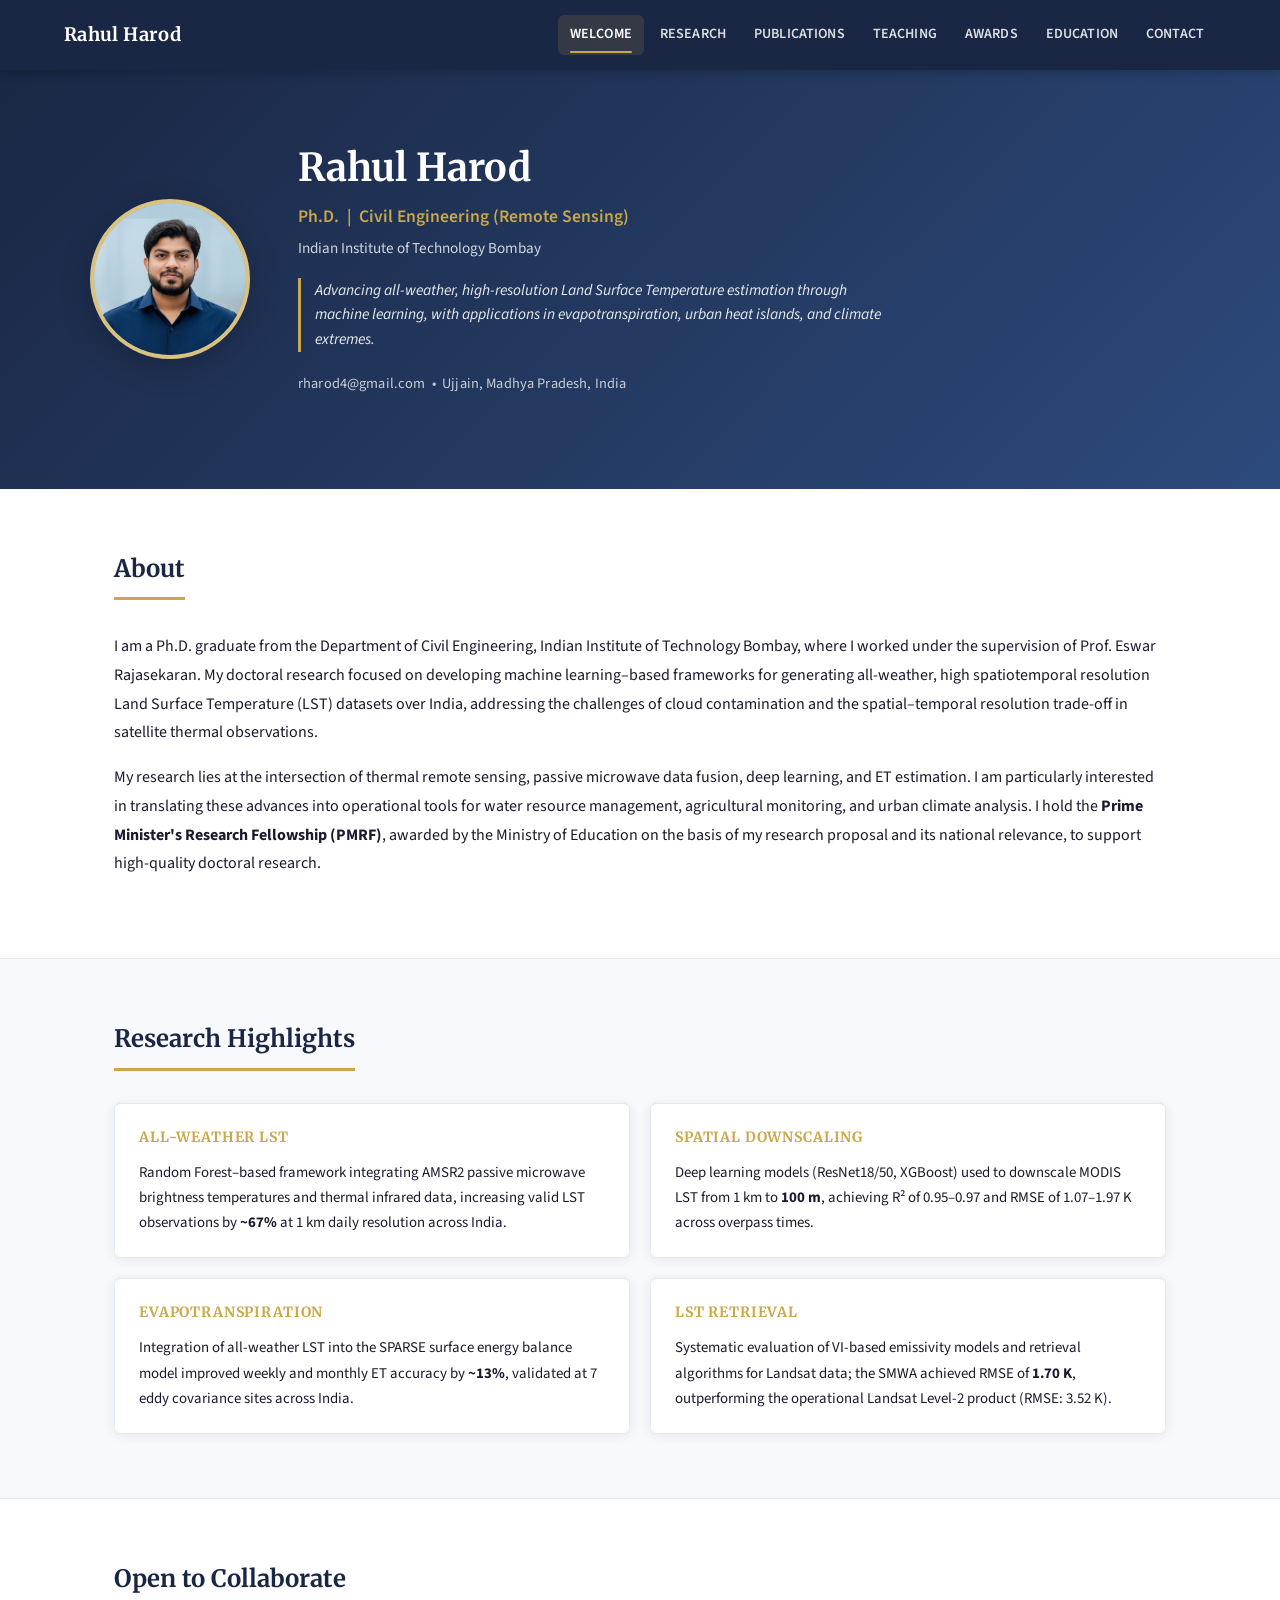
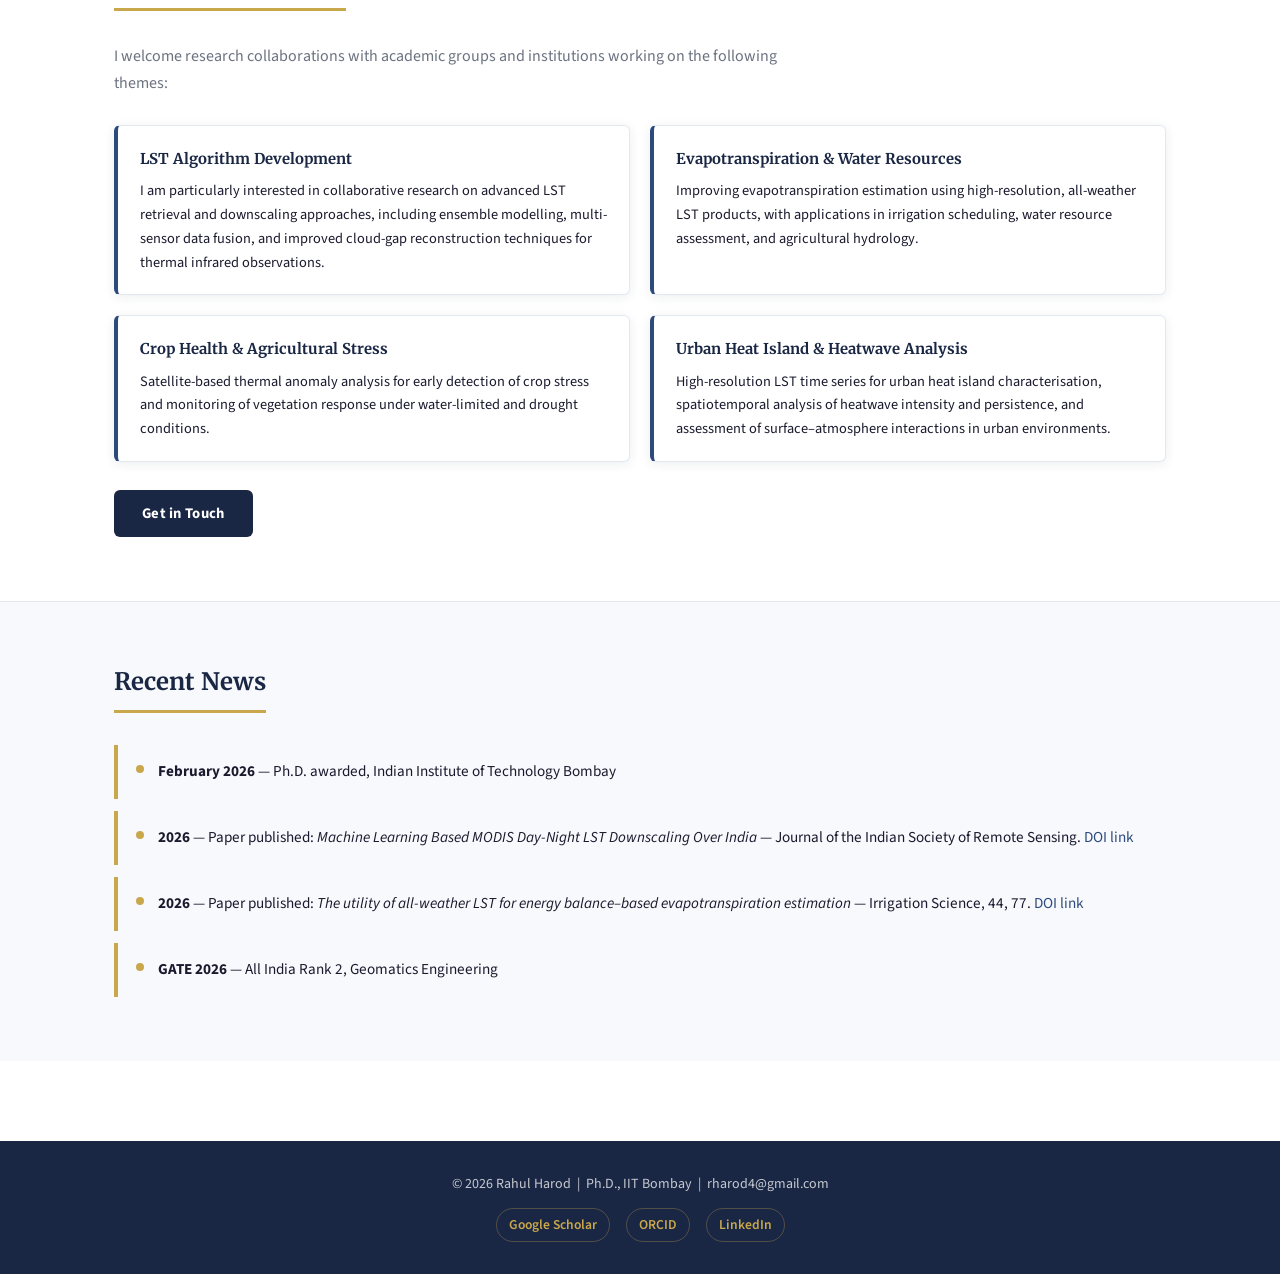
<file: index.html>
<!DOCTYPE html>
<html lang="en">
<head>
  <meta charset="UTF-8">
  <meta name="viewport" content="width=device-width, initial-scale=1.0">
  <title>Rahul Harod | Ph.D. Remote Sensing | IIT Bombay</title>
  <meta name="description" content="Dr. Rahul Harod — Ph.D. in Civil Engineering (Remote Sensing) from IIT Bombay. PMRF Awardee. Research on Land Surface Temperature, machine learning, evapotranspiration, and urban heat islands. GATE 2026 AIR 2.">
  <meta name="keywords" content="Rahul Harod, IIT Bombay, Remote Sensing, Land Surface Temperature, LST, Machine Learning, PMRF, Civil Engineering, PhD, GATE 2026, Evapotranspiration, Urban Heat Island">
  <meta name="author" content="Rahul Harod">
  <meta name="robots" content="index, follow">
  <meta name="google-site-verification" content="dfa1ee83c233fa1b">
  <link rel="canonical" href="https://rahul-harod.github.io/Portfolio/">

  <!-- Favicon -->
  <link rel="icon" type="image/svg+xml" href="favicon.svg">

  <!-- Open Graph (for sharing on LinkedIn, WhatsApp etc.) -->
  <meta property="og:type" content="profile">
  <meta property="og:site_name" content="Rahul Harod">
  <meta property="og:title" content="Rahul Harod | Ph.D. Remote Sensing | IIT Bombay">
  <meta property="og:description" content="Ph.D. graduate from IIT Bombay. PMRF Awardee. Research on all-weather Land Surface Temperature, machine learning, and environmental remote sensing.">
  <meta property="og:url" content="https://rahul-harod.github.io/Portfolio/">
  <meta property="og:image" content="https://rahul-harod.github.io/Portfolio/Rahul.jpeg">
  <meta property="profile:first_name" content="Rahul">
  <meta property="profile:last_name" content="Harod">

  <!-- JSON-LD Structured Data (tells Google who this person is) -->
  <script type="application/ld+json">
  {
    "@context": "https://schema.org",
    "@type": "WebSite",
    "name": "Rahul Harod",
    "url": "https://rahul-harod.github.io/Portfolio/"
  }
  </script>
  <script type="application/ld+json">
  {
    "@context": "https://schema.org",
    "@type": "Person",
    "name": "Rahul Harod",
    "givenName": "Rahul",
    "familyName": "Harod",
    "url": "https://rahul-harod.github.io/Portfolio/",
    "image": "https://rahul-harod.github.io/Portfolio/Rahul.jpeg",
    "email": "rharod4@gmail.com",

    "address": {
      "@type": "PostalAddress",
      "addressLocality": "Ujjain",
      "addressRegion": "Madhya Pradesh",
      "addressCountry": "IN"
    },
    "jobTitle": "Research Scientist",
    "worksFor": {
      "@type": "Organization",
      "name": "Sagri Co. Ltd."
    },
    "alumniOf": {
      "@type": "CollegeOrUniversity",
      "name": "Indian Institute of Technology Bombay",
      "url": "https://www.iitb.ac.in"
    },
    "hasCredential": {
      "@type": "EducationalOccupationalCredential",
      "credentialCategory": "PhD",
      "name": "Doctor of Philosophy — Civil Engineering (Remote Sensing)",
      "recognizedBy": {
        "@type": "CollegeOrUniversity",
        "name": "Indian Institute of Technology Bombay"
      }
    },
    "knowsAbout": [
      "Land Surface Temperature",
      "Remote Sensing",
      "Machine Learning",
      "Evapotranspiration",
      "Urban Heat Island",
      "Thermal Infrared",
      "Passive Microwave",
      "Google Earth Engine",
      "Civil Engineering"
    ],
    "sameAs": [
      "https://scholar.google.com/citations?user=Qqw7c_wAAAAJ&hl=en",
      "https://orcid.org/0009-0002-3526-6725",
      "http://www.linkedin.com/in/rahul-harod-670a47169"
    ]
  }
  </script>

  <link rel="preconnect" href="https://fonts.googleapis.com">
  <link rel="preconnect" href="https://fonts.gstatic.com" crossorigin>
  <link href="https://fonts.googleapis.com/css2?family=Merriweather:ital,wght@0,400;0,700;1,400&family=Source+Sans+Pro:wght@400;600;700&display=swap" rel="stylesheet">
  <link rel="stylesheet" href="css/style.css">
</head>
<body>

  <!-- NAVBAR -->
  <nav class="navbar">
    <div class="nav-container">
      <a href="index.html" class="nav-logo">Rahul Harod</a>
      <button class="nav-toggle" aria-label="Toggle navigation" aria-expanded="false">
        <span></span><span></span><span></span>
      </button>
      <div class="nav-links">
        <a href="index.html">Welcome</a>
        <a href="research.html">Research</a>
        <a href="publications.html">Publications</a>
        <a href="teaching.html">Teaching</a>
        <a href="awards.html">Awards</a>
        <a href="education.html">Education</a>
        <a href="contact.html">Contact</a>
      </div>
    </div>
  </nav>

  <!-- HERO -->
  <section class="hero">
    <div class="hero-inner">
      <div class="hero-photo">
        <div class="photo-circle">
          <img src="Rahul_new.jpeg" alt="Rahul Harod">
        </div>
      </div>
      <div class="hero-content">
        <h1>Rahul Harod</h1>
        <p class="hero-designation">Ph.D. &nbsp;|&nbsp; Civil Engineering (Remote Sensing)</p>
        <p class="hero-institution">Indian Institute of Technology Bombay</p>
        <p class="hero-tagline">Advancing all-weather, high-resolution Land Surface Temperature estimation through machine learning, with applications in evapotranspiration, urban heat islands, and climate extremes.</p>
        <p class="hero-contact-line">rharod4@gmail.com &nbsp;&bull;&nbsp; Ujjain, Madhya Pradesh, India</p>
        <!-- <div class="social-badges">
          <a href="https://scholar.google.com/citations?user=Qqw7c_wAAAAJ&hl=en" target="_blank" rel="noopener" class="badge">Google Scholar</a>
          <a href="https://orcid.org/0009-0002-3526-6725" target="_blank" rel="noopener" class="badge">ORCID</a>
          <a href="http://www.linkedin.com/in/rahul-harod-670a47169" target="_blank" rel="noopener" class="badge">LinkedIn</a>
        </div> -->
      </div>
    </div>
  </section>

  <main>

    <!-- QUICK STATS (hidden — uncomment to restore)
    <section class="section" style="background: var(--light-bg); padding: 48px 0;">
      <div class="container">
        <div class="stats-grid">
          <div class="stat-card">
            <div class="stat-icon-text">6</div>
            <div class="stat-label-main">Journal Papers</div>
            <div class="stat-sub">SCI / Scopus indexed</div>
          </div>
          <div class="stat-card">
            <div class="stat-icon-text">4+</div>
            <div class="stat-label-main">International Conferences</div>
            <div class="stat-sub">Including ESA, IEEE, IUGG</div>
          </div>
          <div class="stat-card">
            <div class="stat-icon-text">PMRF</div>
            <div class="stat-label-main">Prime Minister's Research Fellow</div>
            <div class="stat-sub">Ministry of Education, GoI — Cycle 9</div>
          </div>
          <div class="stat-card">
            <div class="stat-icon-text">AIR 2</div>
            <div class="stat-label-main">GATE 2026</div>
            <div class="stat-sub">Geomatics Engineering</div>
          </div>
        </div>
      </div>
    </section>
    -->

    <!-- ABOUT -->
    <section class="section">
      <div class="container">
        <h2 class="section-title">About</h2>
        <div class="about-text">
          <p>I am a Ph.D. graduate from the Department of Civil Engineering, Indian Institute of Technology Bombay, where I worked under the supervision of Prof. Eswar Rajasekaran. My doctoral research focused on developing machine learning–based frameworks for generating all-weather, high spatiotemporal resolution Land Surface Temperature (LST) datasets over India, addressing the challenges of cloud contamination and the spatial–temporal resolution trade-off in satellite thermal observations.</p>
          <p>My research lies at the intersection of thermal remote sensing, passive microwave data fusion, deep learning, and ET estimation. I am particularly interested in translating these advances into operational tools for water resource management, agricultural monitoring, and urban climate analysis. I hold the <strong>Prime Minister's Research Fellowship (PMRF)</strong>, awarded by the Ministry of Education on the basis of my research proposal and its national relevance, to support high-quality doctoral research.</p>
        </div>
      </div>
    </section>

    <!-- RESEARCH HIGHLIGHTS -->
    <section class="section" style="background: var(--light-bg);">
      <div class="container">
        <h2 class="section-title">Research Highlights</h2>
        <div class="highlights-grid">
          <div class="highlight-card">
            <div class="highlight-label">All-Weather LST</div>
            <p>Random Forest–based framework integrating AMSR2 passive microwave brightness temperatures and thermal infrared data, increasing valid LST observations by <strong>~67%</strong> at 1 km daily resolution across India.</p>
          </div>

          <div class="highlight-card">
            <div class="highlight-label">Spatial Downscaling</div>
            <p>Deep learning models (ResNet18/50, XGBoost) used to downscale MODIS LST from 1 km to <strong>100 m</strong>, achieving R² of 0.95–0.97 and RMSE of 1.07–1.97 K across overpass times.</p>
          </div>

          <div class="highlight-card">
            <div class="highlight-label">Evapotranspiration</div>
            <p>Integration of all-weather LST into the SPARSE surface energy balance model improved weekly and monthly ET accuracy by <strong>~13%</strong>, validated at 7 eddy covariance sites across India.</p>
          </div>

          <div class="highlight-card">
            <div class="highlight-label">LST Retrieval</div>
            <p>Systematic evaluation of VI-based emissivity models and retrieval algorithms for Landsat data; the SMWA achieved RMSE of <strong>1.70 K</strong>, outperforming the operational Landsat Level-2 product (RMSE: 3.52 K).</p>
          </div>
        </div>
      </div>
    </section>

    <!-- OPEN TO COLLABORATE -->
    <section class="section">
      <div class="container">
        <h2 class="section-title">Open to Collaborate</h2>
        <p style="font-size: 1rem; color: var(--text-muted); margin-bottom: 28px; max-width: 700px;">I welcome research collaborations with academic groups and institutions working on the following themes:</p>
        <div class="collab-grid">
          <div class="collab-item">
            <div class="collab-title">LST Algorithm Development</div>
            <p>I am particularly interested in collaborative research on advanced LST retrieval and downscaling approaches, including ensemble modelling, multi-sensor data fusion, and improved cloud-gap reconstruction techniques for thermal infrared observations.</p>
          </div>

          <div class="collab-item">
            <div class="collab-title">Evapotranspiration &amp; Water Resources</div>
            <p>Improving evapotranspiration estimation using high-resolution, all-weather LST products, with applications in irrigation scheduling, water resource assessment, and agricultural hydrology.</p>
          </div>

          <div class="collab-item">
            <div class="collab-title">Crop Health &amp; Agricultural Stress</div>
            <p>Satellite-based thermal anomaly analysis for early detection of crop stress and monitoring of vegetation response under water-limited and drought conditions.</p>
          </div>

          <div class="collab-item">
            <div class="collab-title">Urban Heat Island &amp; Heatwave Analysis</div>
            <p>High-resolution LST time series for urban heat island characterisation, spatiotemporal analysis of heatwave intensity and persistence, and assessment of surface–atmosphere interactions in urban environments.</p>
          </div>
        </div>
        <div style="margin-top: 28px;">
          <a href="contact.html" class="cta-btn">Get in Touch</a>
        </div>
      </div>
    </section>

    <!-- ANNOUNCEMENTS -->
    <section class="section" style="background: var(--light-bg);">
      <div class="container">
        <h2 class="section-title">Recent News</h2>
        <div class="notifications-list">
          <div class="notification-item">
            <div class="notif-dot"></div>
            <div><strong>February 2026</strong> — Ph.D. awarded, Indian Institute of Technology Bombay</div>
          </div>
          <div class="notification-item">
            <div class="notif-dot"></div>
            <div><strong>2026</strong> — Paper published: <em>Machine Learning Based MODIS Day-Night LST Downscaling Over India</em> — Journal of the Indian Society of Remote Sensing. <a href="https://doi.org/10.1007/s12524-026-02450-w" target="_blank" rel="noopener">DOI link</a></div>
          </div>
          <div class="notification-item">
            <div class="notif-dot"></div>
            <div><strong>2026</strong> — Paper published: <em>The utility of all-weather LST for energy balance–based evapotranspiration estimation</em> — Irrigation Science, 44, 77. <a href="https://doi.org/10.1007/s00271-026-01119-z" target="_blank" rel="noopener">DOI link</a></div>
          </div>
          <div class="notification-item">
            <div class="notif-dot"></div>
            <div><strong>GATE 2026</strong> — All India Rank 2, Geomatics Engineering</div>
          </div>
        </div>
      </div>
    </section>

  </main>

  <!-- FOOTER -->
  <footer class="footer">
    <p>&#169; 2026 Rahul Harod &nbsp;|&nbsp; Ph.D., IIT Bombay &nbsp;|&nbsp; rharod4@gmail.com</p>
    <div class="footer-links">
      <a href="https://scholar.google.com/citations?user=Qqw7c_wAAAAJ&hl=en" target="_blank" rel="noopener">Google Scholar</a>
      <a href="https://orcid.org/0009-0002-3526-6725" target="_blank" rel="noopener">ORCID</a>
      <a href="http://www.linkedin.com/in/rahul-harod-670a47169" target="_blank" rel="noopener">LinkedIn</a>
    </div>
  </footer>

  <script src="js/main.js"></script>
</body>
</html>
</file>
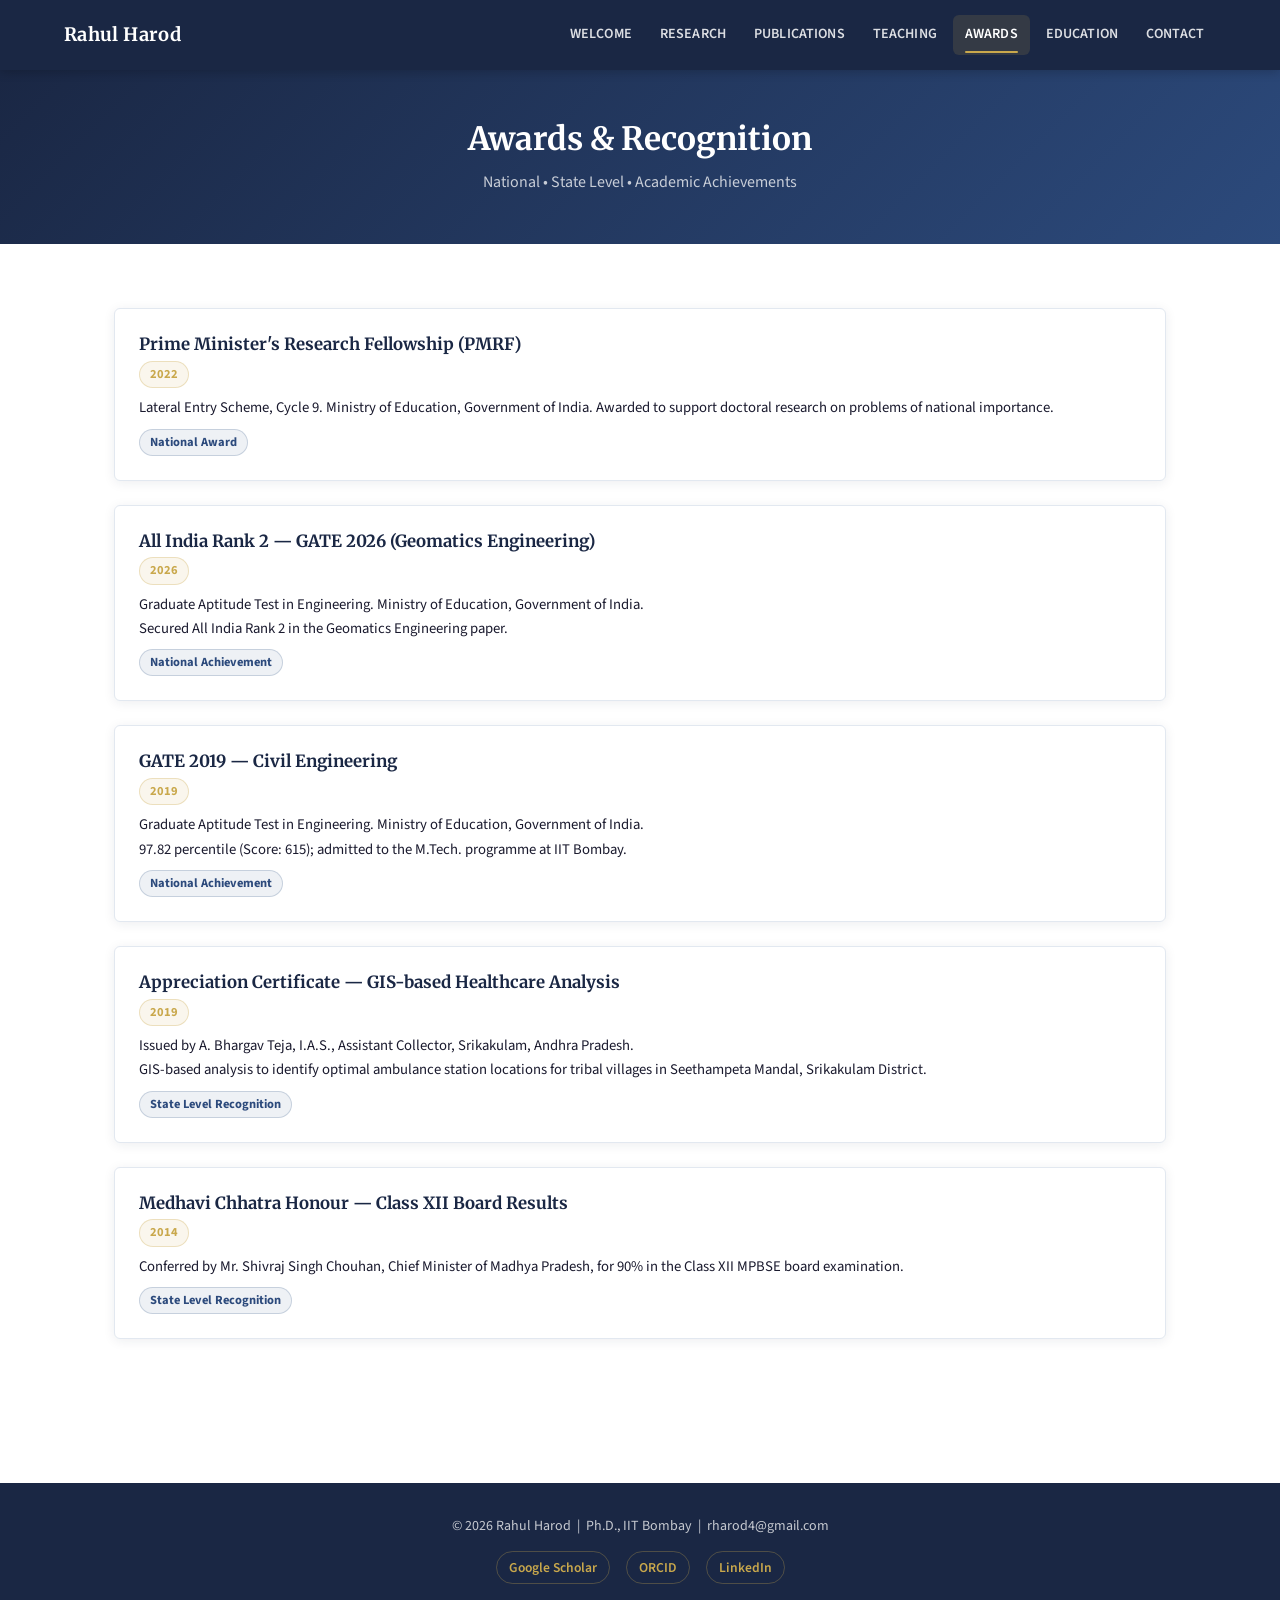
<file: awards.html>
<!DOCTYPE html>
<html lang="en">
<head>
  <meta charset="UTF-8">
  <meta name="viewport" content="width=device-width, initial-scale=1.0">
  <title>Awards — Rahul Harod | IIT Bombay</title>
  <meta name="robots" content="index, follow">
  <link rel="canonical" href="https://rahul-harod.github.io/Portfolio/awards.html">
  <meta name="author" content="Rahul Harod">
  <meta name="description" content="Awards and recognition received by Dr. Rahul Harod including PMRF, GATE AIR 2, and other achievements.">
  <link rel="preconnect" href="https://fonts.googleapis.com">
  <link rel="preconnect" href="https://fonts.gstatic.com" crossorigin>
  <link href="https://fonts.googleapis.com/css2?family=Merriweather:ital,wght@0,400;0,700;1,400&family=Source+Sans+Pro:wght@400;600;700&display=swap" rel="stylesheet">
  <link rel="icon" type="image/svg+xml" href="favicon.svg">
  <link rel="stylesheet" href="css/style.css">
</head>
<body>

  <!-- NAVBAR -->
  <nav class="navbar">
    <div class="nav-container">
      <a href="index.html" class="nav-logo">Rahul Harod</a>
      <button class="nav-toggle" aria-label="Toggle navigation">
        <span></span><span></span><span></span>
      </button>
      <div class="nav-links">
        <a href="index.html">Welcome</a>
        <a href="research.html">Research</a>
        <a href="publications.html">Publications</a>
        <a href="teaching.html">Teaching</a>
        <a href="awards.html">Awards</a>
        <a href="education.html">Education</a>
        <a href="contact.html">Contact</a>
      </div>
    </div>
  </nav>

  <!-- PAGE HEADER -->
  <div class="page-header">
    <h1>Awards &amp; Recognition</h1>
    <p>National &bull; State Level &bull; Academic Achievements</p>
  </div>

  <main>
    <section class="section">
      <div class="container">
        <div class="awards-list">

          <div class="award-card">
            <div class="award-content">
              <h3>Prime Minister's Research Fellowship (PMRF)</h3>
              <span class="award-year">2022</span>
              <div class="award-desc">
                Lateral Entry Scheme, Cycle 9. Ministry of Education, Government of India. Awarded to support doctoral research on problems of national importance.
              </div>
              <span class="award-type">National Award</span>
            </div>
          </div>

          <div class="award-card">
            <div class="award-content">
              <h3>All India Rank 2 — GATE 2026 (Geomatics Engineering)</h3>
              <span class="award-year">2026</span>
              <div class="award-desc">
                Graduate Aptitude Test in Engineering. Ministry of Education, Government of India.<br>
                Secured All India Rank 2 in the Geomatics Engineering paper.
              </div>
              <span class="award-type">National Achievement</span>
            </div>
          </div>

          <div class="award-card">
            <div class="award-content">
              <h3>GATE 2019 — Civil Engineering</h3>
              <span class="award-year">2019</span>
              <div class="award-desc">
                Graduate Aptitude Test in Engineering. Ministry of Education, Government of India.<br>
                97.82 percentile (Score: 615); admitted to the M.Tech. programme at IIT Bombay.
              </div>
              <span class="award-type">National Achievement</span>
            </div>
          </div>

          <div class="award-card">
            <div class="award-content">
              <h3>Appreciation Certificate — GIS-based Healthcare Analysis</h3>
              <span class="award-year">2019</span>
              <div class="award-desc">
                Issued by A. Bhargav Teja, I.A.S., Assistant Collector, Srikakulam, Andhra Pradesh.<br>
                GIS-based analysis to identify optimal ambulance station locations for tribal villages in Seethampeta Mandal, Srikakulam District.
              </div>
              <span class="award-type">State Level Recognition</span>
            </div>
          </div>

          <div class="award-card">
            <div class="award-content">
              <h3>Medhavi Chhatra Honour — Class XII Board Results</h3>
              <span class="award-year">2014</span>
              <div class="award-desc">
                Conferred by Mr. Shivraj Singh Chouhan, Chief Minister of Madhya Pradesh, for 90% in the Class XII MPBSE board examination.
              </div>
              <span class="award-type">State Level Recognition</span>
            </div>
          </div>

        </div>
      </div>
    </section>
  </main>

  <!-- FOOTER -->
  <footer class="footer">
    <p>&#169; 2026 Rahul Harod &nbsp;|&nbsp; Ph.D., IIT Bombay &nbsp;|&nbsp; rharod4@gmail.com</p>
    <div class="footer-links">
      <a href="https://scholar.google.com/citations?user=Qqw7c_wAAAAJ&hl=en" target="_blank" rel="noopener">Google Scholar</a>
      <a href="https://orcid.org/0009-0002-3526-6725" target="_blank" rel="noopener">ORCID</a>
      <a href="http://www.linkedin.com/in/rahul-harod-670a47169" target="_blank" rel="noopener">LinkedIn</a>

    </div>
  </footer>

  <script src="js/main.js"></script>
</body>
</html>
</file>
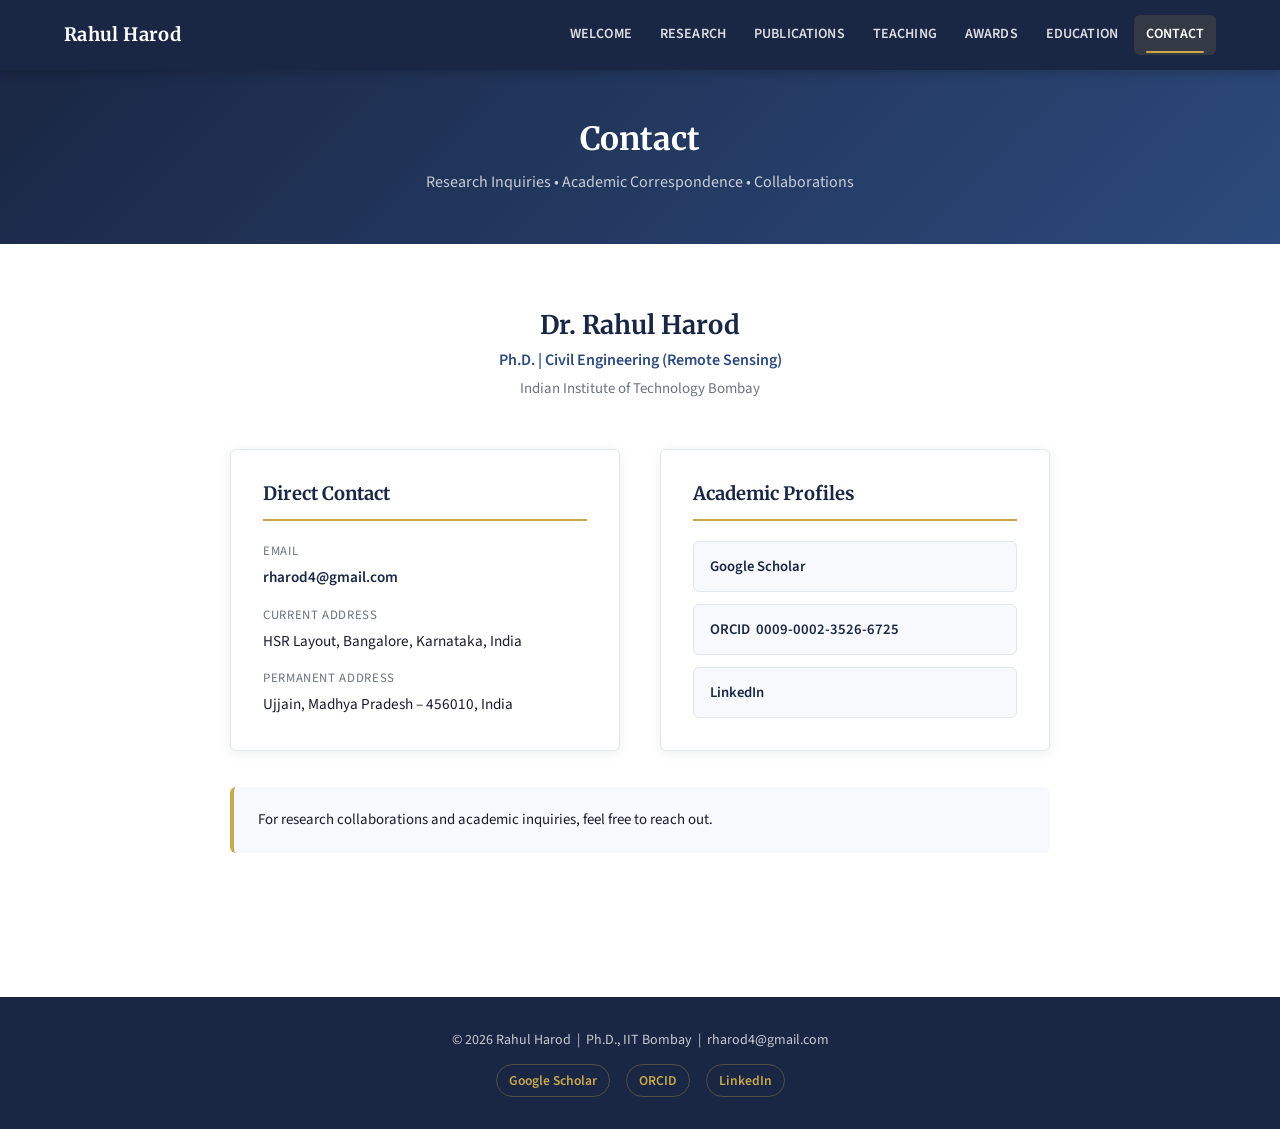
<file: contact.html>
<!DOCTYPE html>
<html lang="en">
<head>
  <meta charset="UTF-8">
  <meta name="viewport" content="width=device-width, initial-scale=1.0">
  <title>Contact — Rahul Harod | IIT Bombay</title>
  <meta name="robots" content="index, follow">
  <link rel="canonical" href="https://rahul-harod.github.io/Portfolio/contact.html">
  <meta name="author" content="Rahul Harod">
  <meta name="description" content="Contact information for Dr. Rahul Harod — email, address, and academic profile links.">
  <link rel="preconnect" href="https://fonts.googleapis.com">
  <link rel="preconnect" href="https://fonts.gstatic.com" crossorigin>
  <link href="https://fonts.googleapis.com/css2?family=Merriweather:ital,wght@0,400;0,700;1,400&family=Source+Sans+Pro:wght@400;600;700&display=swap" rel="stylesheet">
  <link rel="icon" type="image/svg+xml" href="favicon.svg">
  <link rel="stylesheet" href="css/style.css">
</head>
<body>

  <!-- NAVBAR -->
  <nav class="navbar">
    <div class="nav-container">
      <a href="index.html" class="nav-logo">Rahul Harod</a>
      <button class="nav-toggle" aria-label="Toggle navigation">
        <span></span><span></span><span></span>
      </button>
      <div class="nav-links">
        <a href="index.html">Welcome</a>
        <a href="research.html">Research</a>
        <a href="publications.html">Publications</a>
        <a href="teaching.html">Teaching</a>
        <a href="awards.html">Awards</a>
        <a href="education.html">Education</a>
        <a href="contact.html">Contact</a>
      </div>
    </div>
  </nav>

  <!-- PAGE HEADER -->
  <div class="page-header">
    <h1>Contact</h1>
    <p>Research Inquiries &bull; Academic Correspondence &bull; Collaborations</p>
  </div>

  <main>
    <section class="section">
      <div class="container">

        <div style="max-width: 820px; margin: 0 auto;">

          <!-- Identity block -->
          <div style="text-align: center; margin-bottom: 48px;">
            <h2 style="font-size: 1.6rem; color: var(--primary); margin-bottom: 4px;">Dr. Rahul Harod</h2>
            <p style="color: var(--secondary); font-weight: 600; margin-bottom: 2px;">Ph.D. | Civil Engineering (Remote Sensing)</p>
            <p style="color: var(--text-muted); font-size: 0.93rem;">Indian Institute of Technology Bombay</p>
          </div>

          <div class="contact-grid">

            <!-- Direct Contact -->
            <div class="contact-card">
              <h3>Direct Contact</h3>
              <ul class="contact-info-list">
                <li>
                  <div>
                    <div style="font-size:0.8rem; color: var(--text-muted); text-transform:uppercase; letter-spacing:0.05em; margin-bottom:2px;">Email</div>
                    <a href="mailto:rharod4@gmail.com" style="color: var(--primary); font-weight: 600;">rharod4@gmail.com</a>
                  </div>
                </li>

                <li>
                  <div>
                    <div style="font-size:0.8rem; color: var(--text-muted); text-transform:uppercase; letter-spacing:0.05em; margin-bottom:2px;">Current Address</div>
                    <span>HSR Layout, Bangalore, Karnataka, India</span>
                  </div>
                </li>

                <li>
                  <div>
                    <div style="font-size:0.8rem; color: var(--text-muted); text-transform:uppercase; letter-spacing:0.05em; margin-bottom:2px;">Permanent Address</div>
                    <span>Ujjain, Madhya Pradesh – 456010, India</span>
                  </div>
                </li>
              </ul>
            </div>

            <!-- Academic Profiles -->
            <div class="contact-card">
              <h3>Academic Profiles</h3>
              <ul class="contact-links-list">
                <li>
                  <a href="https://scholar.google.com/citations?user=Qqw7c_wAAAAJ&hl=en" target="_blank" rel="noopener">Google Scholar</a>
                </li>
                <li>
                  <a href="https://orcid.org/0009-0002-3526-6725" target="_blank" rel="noopener">ORCID &nbsp;0009-0002-3526-6725</a>
                </li>
                <li>
                  <a href="http://www.linkedin.com/in/rahul-harod-670a47169" target="_blank" rel="noopener">LinkedIn</a>
                </li>
              </ul>
            </div>

          </div>

          <!-- Note -->
          <div style="margin-top: 36px; padding: 20px 24px; background: var(--light-bg); border-radius: var(--radius); border-left: 4px solid var(--accent); font-size: 0.93rem; color: var(--text-dark);">
            For research collaborations and academic inquiries, feel free to reach out.
          </div>

        </div>

      </div>
    </section>
  </main>

  <!-- FOOTER -->
  <footer class="footer">
    <p>&#169; 2026 Rahul Harod &nbsp;|&nbsp; Ph.D., IIT Bombay &nbsp;|&nbsp; rharod4@gmail.com</p>
    <div class="footer-links">
      <a href="https://scholar.google.com/citations?user=Qqw7c_wAAAAJ&hl=en" target="_blank" rel="noopener">Google Scholar</a>
      <a href="https://orcid.org/0009-0002-3526-6725" target="_blank" rel="noopener">ORCID</a>
      <a href="http://www.linkedin.com/in/rahul-harod-670a47169" target="_blank" rel="noopener">LinkedIn</a>
    </div>
  </footer>

  <script src="js/main.js"></script>
</body>
</html>
</file>
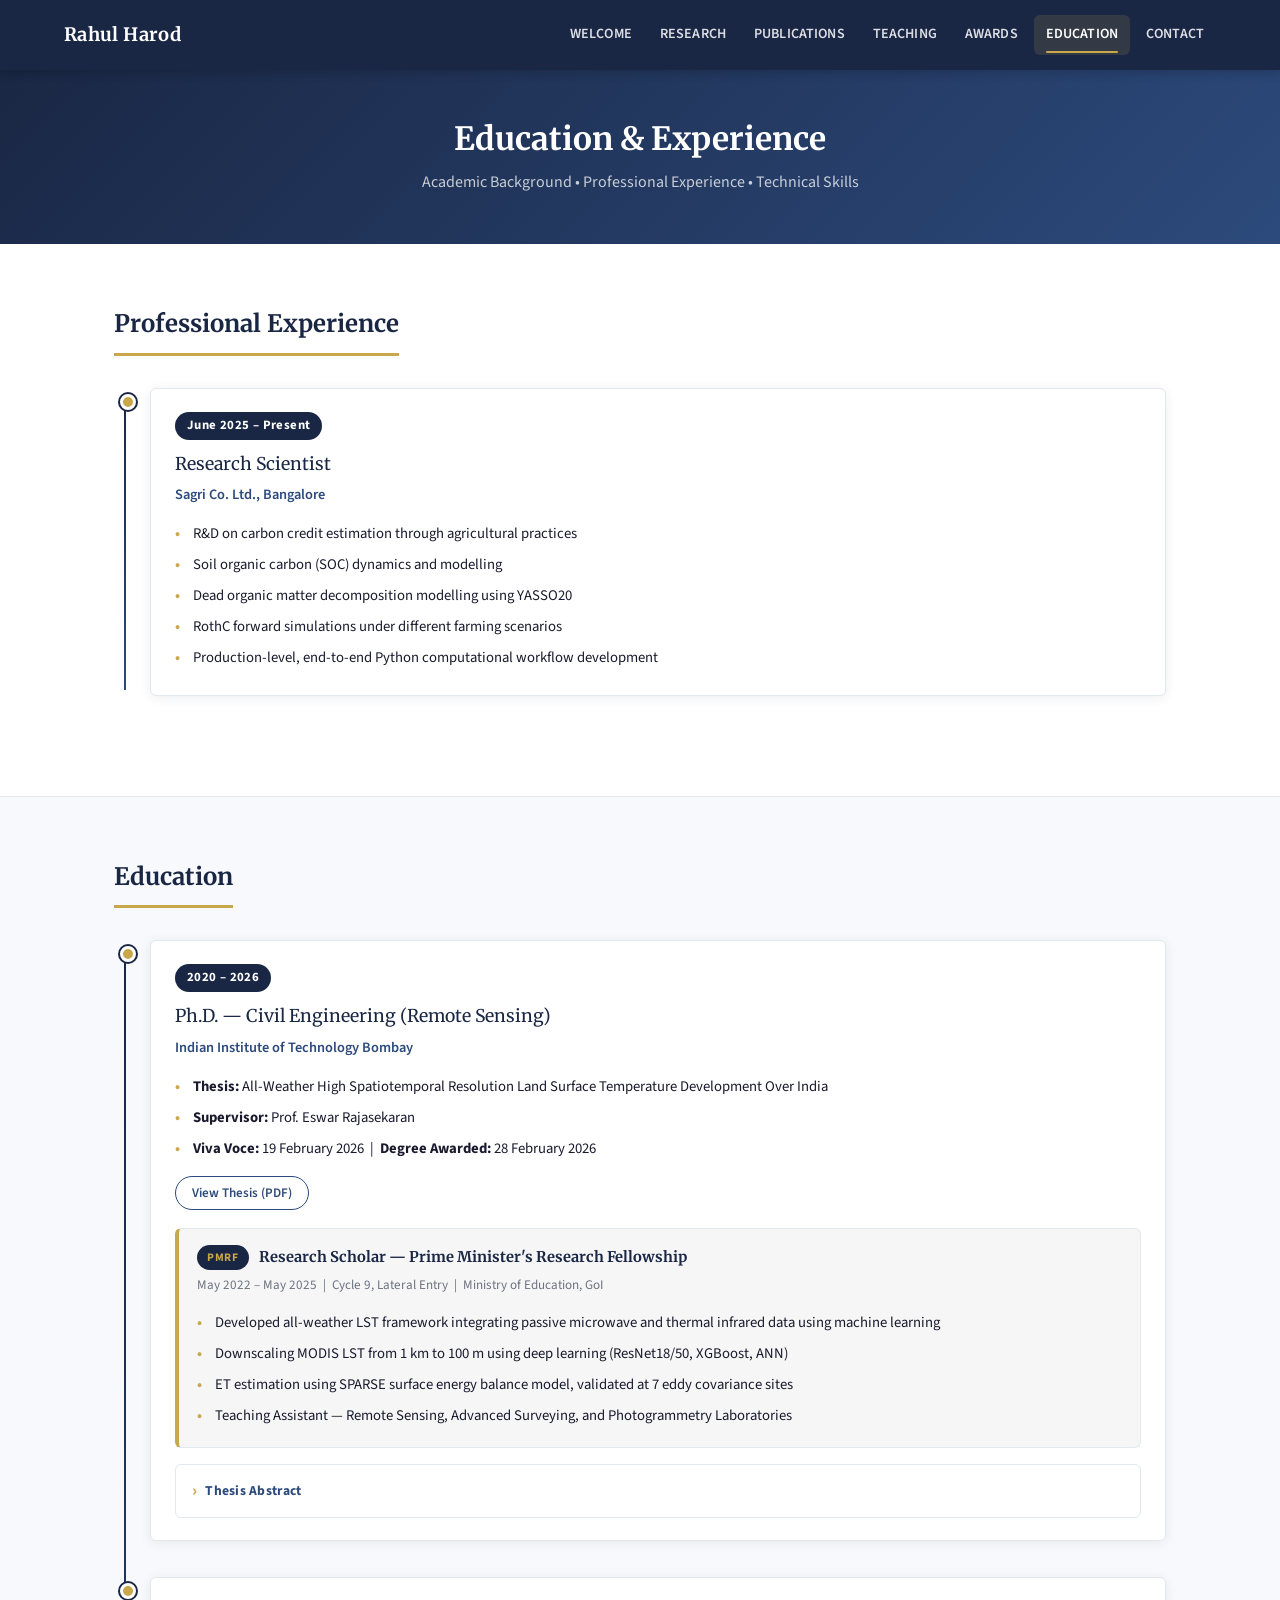
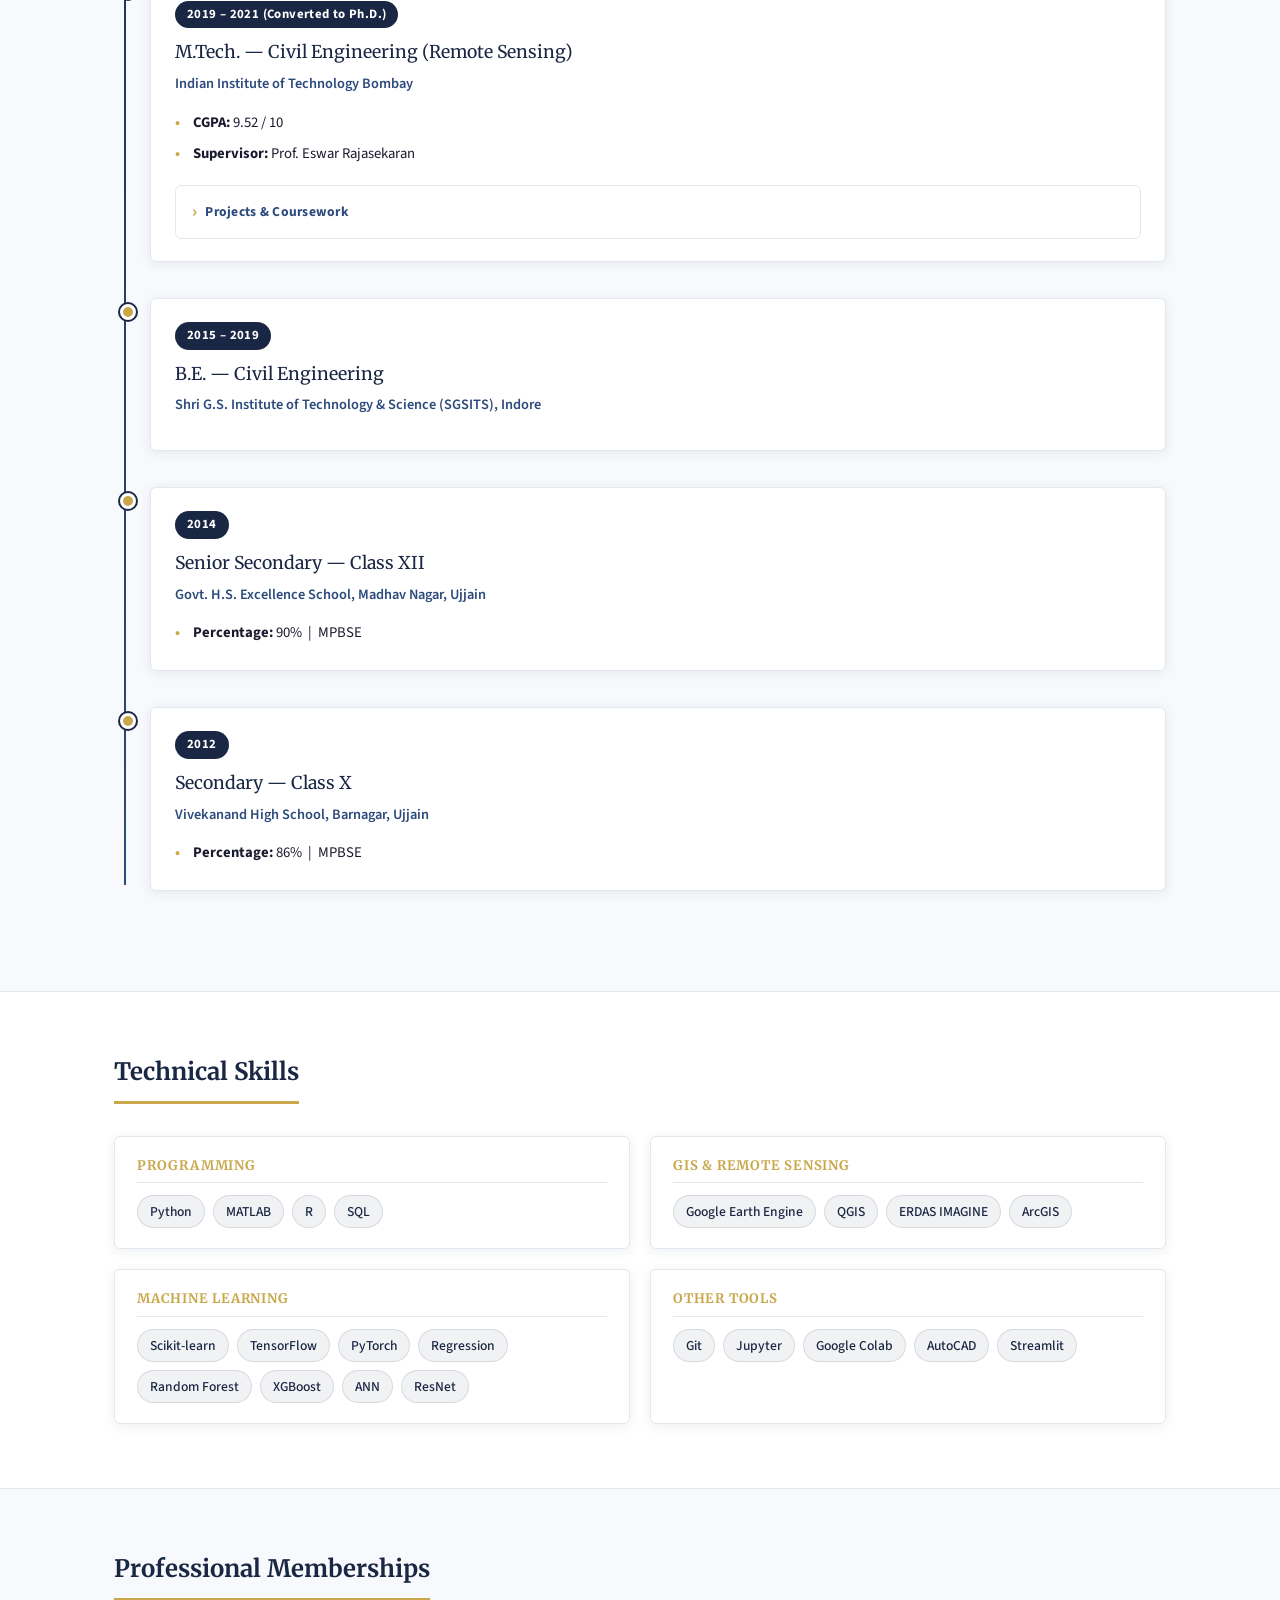
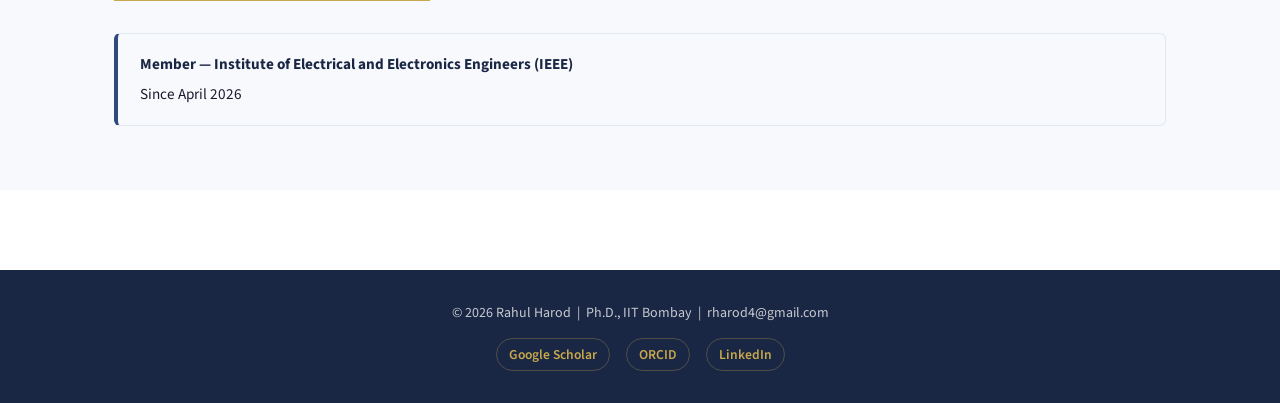
<file: education.html>
<!DOCTYPE html>
<html lang="en">
<head>
  <meta charset="UTF-8">
  <meta name="viewport" content="width=device-width, initial-scale=1.0">
  <title>Education &amp; Experience — Rahul Harod | IIT Bombay</title>
  <meta name="robots" content="index, follow">
  <link rel="canonical" href="https://rahul-harod.github.io/Portfolio/education.html">
  <meta name="author" content="Rahul Harod">
  <meta name="description" content="Education timeline and professional experience of Dr. Rahul Harod, including PhD from IIT Bombay and work at Sagri Co. Ltd.">
  <link rel="preconnect" href="https://fonts.googleapis.com">
  <link rel="preconnect" href="https://fonts.gstatic.com" crossorigin>
  <link href="https://fonts.googleapis.com/css2?family=Merriweather:ital,wght@0,400;0,700;1,400&family=Source+Sans+Pro:wght@400;600;700&display=swap" rel="stylesheet">
  <link rel="icon" type="image/svg+xml" href="favicon.svg">
  <link rel="stylesheet" href="css/style.css">
</head>
<body>

  <!-- NAVBAR -->
  <nav class="navbar">
    <div class="nav-container">
      <a href="index.html" class="nav-logo">Rahul Harod</a>
      <button class="nav-toggle" aria-label="Toggle navigation">
        <span></span><span></span><span></span>
      </button>
      <div class="nav-links">
        <a href="index.html">Welcome</a>
        <a href="research.html">Research</a>
        <a href="publications.html">Publications</a>
        <a href="teaching.html">Teaching</a>
        <a href="awards.html">Awards</a>
        <a href="education.html">Education</a>
        <a href="contact.html">Contact</a>
      </div>
    </div>
  </nav>

  <!-- PAGE HEADER -->
  <div class="page-header">
    <h1>Education &amp; Experience</h1>
    <p>Academic Background &bull; Professional Experience &bull; Technical Skills</p>
  </div>

  <main>

    <!-- PROFESSIONAL EXPERIENCE -->
    <section class="section">
      <div class="container">
        <h2 class="section-title">Professional Experience</h2>
        <div class="timeline">
          <div class="timeline-item">
            <div class="timeline-dot"></div>
            <div class="timeline-card">
              <span class="timeline-period">June 2025 – Present</span>
              <div class="timeline-title">Research Scientist</div>
              <div class="timeline-subtitle">Sagri Co. Ltd., Bangalore</div>
              <ul>
                <li>R&amp;D on carbon credit estimation through agricultural practices</li>
                <li>Soil organic carbon (SOC) dynamics and modelling</li>
                <li>Dead organic matter decomposition modelling using YASSO20</li>
                <li>RothC forward simulations under different farming scenarios</li>
                <li>Production-level, end-to-end Python computational workflow development</li>
              </ul>
            </div>
          </div>
        </div>
      </div>
    </section>

    <!-- EDUCATION -->
    <section class="section" style="background: var(--light-bg);">
      <div class="container">
        <h2 class="section-title">Education</h2>
        <div class="timeline">

          <!-- PhD -->
          <div class="timeline-item">
            <div class="timeline-dot"></div>
            <div class="timeline-card">
              <span class="timeline-period">2020 – 2026</span>
              <div class="timeline-title">Ph.D. — Civil Engineering (Remote Sensing)</div>
              <div class="timeline-subtitle">Indian Institute of Technology Bombay</div>
              <ul>
                <li><strong>Thesis:</strong> All-Weather High Spatiotemporal Resolution Land Surface Temperature Development Over India</li>
                <li><strong>Supervisor:</strong> Prof. Eswar Rajasekaran</li>
                <li><strong>Viva Voce:</strong> 19 February 2026 &nbsp;|&nbsp; <strong>Degree Awarded:</strong> 28 February 2026</li>
              </ul>
              <a href="https://drive.google.com/file/d/1LiUOyrE54UohYcrkkmW-coF1rMf0xDPf/view?usp=drive_link" target="_blank" rel="noopener" class="thesis-link">View Thesis (PDF)</a>

              <!-- PMRF badge inside PhD -->
              <div class="pmrf-block">
                <div class="pmrf-header">
                  <span class="pmrf-badge">PMRF</span>
                  <span class="pmrf-title">Research Scholar — Prime Minister's Research Fellowship</span>
                </div>
                <div class="pmrf-meta">May 2022 – May 2025 &nbsp;|&nbsp; Cycle 9, Lateral Entry &nbsp;|&nbsp; Ministry of Education, GoI</div>
                <ul style="margin-top: 10px;">
                  <li>Developed all-weather LST framework integrating passive microwave and thermal infrared data using machine learning</li>
                  <li>Downscaling MODIS LST from 1 km to 100 m using deep learning (ResNet18/50, XGBoost, ANN)</li>
                  <li>ET estimation using SPARSE surface energy balance model, validated at 7 eddy covariance sites</li>
                  <li>Teaching Assistant — Remote Sensing, Advanced Surveying, and Photogrammetry Laboratories</li>
                </ul>
              </div>

              <!-- PhD expandable -->
              <details class="expand-panel">
                <summary>Thesis Abstract</summary>
                <div class="expand-content">
                  <p>Land Surface Temperature (LST) is a critical parameter in Earth's energy budget, underpinning applications in climate monitoring, hydrology, agriculture, urban studies, and evapotranspiration estimation. Despite its importance, operational LST retrieval at high spatial and temporal resolution remains challenging due to two fundamental constraints: (i) an inherent spatial–temporal resolution trade-off across satellite platforms, and (ii) persistent cloud-induced data gaps, especially in monsoon-dominated regions like India. This thesis addresses these constraints through four interlinked research objectives.</p>

                  <div class="expand-obj">
                    <div class="expand-obj-label">Objective I — LST Retrieval &amp; Emissivity</div>
                    <p>Evaluated VI-based emissivity models (NDVI, EVI, NDWI) and single-channel retrieval algorithms (SMWA, GSCA) for Landsat data across 8 sites in India. The Statistical Mono-Window Algorithm (SMWA) achieved RMSE of <strong>1.70 K</strong>, significantly outperforming the operational Landsat Level-2 product (RMSE: 3.52 K). Retrieval algorithm choice is more influential than emissivity model selection.</p>
                  </div>

                  <div class="expand-obj">
                    <div class="expand-obj-label">Objective II — All-Weather LST via Passive Microwave</div>
                    <p>A Random Forest model integrating AMSR2/AMSR-E passive microwave brightness temperatures (multiple frequencies, vertical polarization), NDVI, DEM, and spatiotemporal predictors reconstructs cloud-obscured LST gaps. Validated against MODIS/VIIRS and in-situ data at 12 sites, the model achieves RMSE of <strong>2.40–4.07 K</strong> under cloudy conditions, increasing valid LST observations by up to <strong>67%</strong> over MODIS-only data.</p>
                  </div>

                  <div class="expand-obj">
                    <div class="expand-obj-label">Objective III — Spatial Downscaling to 100 m</div>
                    <p>A novel ML/DL framework using ECOSTRESS and Landsat–Sentinel-2 predictors downscales MODIS LST from 1 km to 100 m. Separate time-specific models (RF, XGBoost, ANN, ResNet18, ResNet50) are trained for each MODIS overpass (Terra/Aqua Day/Night). Daytime RMSE: <strong>1.80–1.97 K</strong>; Nighttime RMSE: <strong>1.07–1.67 K</strong>; R² of <strong>0.95–0.97</strong>. ResNet18 excels for daytime; ANN demonstrates consistent performance across all overpass times.</p>
                  </div>

                  <div class="expand-obj">
                    <div class="expand-obj-label">Objective IV — Evapotranspiration Estimation</div>
                    <p>MODIS, PMW, and gap-filled all-weather LST are integrated into the SPARSE surface energy balance model and validated at 7 eddy covariance sites. Monthly performance shows ~<strong>13% accuracy improvement</strong> over MODIS-only products (13.12 mm/month RMSE). Gap-filled products provide <strong>53–56% more valid observations</strong>, enabling continuous operational ET monitoring for water resource management and precision agriculture.</p>
                  </div>
                </div>
              </details>

            </div>
          </div>

          <!-- M.Tech -->
          <div class="timeline-item">
            <div class="timeline-dot"></div>
            <div class="timeline-card">
              <span class="timeline-period">2019 – 2021 (Converted to Ph.D.)</span>
              <div class="timeline-title">M.Tech. — Civil Engineering (Remote Sensing)</div>
              <div class="timeline-subtitle">Indian Institute of Technology Bombay</div>
              <ul>
                <li><strong>CGPA:</strong> 9.52 / 10</li>
                <li><strong>Supervisor:</strong> Prof. Eswar Rajasekaran</li>
              </ul>

              <!-- M.Tech expandable -->
              <details class="expand-panel">
                <summary>Projects &amp; Coursework</summary>
                <div class="expand-content">

                  <div class="expand-obj">
                    <div class="expand-obj-label">M.Tech. Dissertation</div>
                    <p>Development of a tool for LST retrieval from Landsat series satellites using Google Earth Engine. Work involved thermal emissivity estimation using EVI, NDWI, NDVI, and NDBI-based threshold methods; atmospheric correction using NCEP reanalysis products; and application of the Single-Channel Algorithm for LST retrieval.</p>
                  </div>

                  <div class="expand-obj">
                    <div class="expand-obj-label">M.Tech. Credit Seminar</div>
                    <p>Comprehensive literature review on LST retrieval from Landsat TIR data, including evaluation of temperature retrieval methods, thermal emissivity models, and global atmospheric reanalysis products. Case study on LST uncertainty propagation due to errors in atmospheric parameters, with comparison across eight global reanalysis datasets.</p>
                  </div>

                  <div class="expand-obj">
                    <div class="expand-obj-label">Course Projects</div>
                    <p><strong>Digital Image Processing:</strong> Supervised land cover classification using the Spectral Angle Mapper algorithm on Landsat 8 data (5 classes: water, vegetation, urban, bare land, rock mass).</p>
                    <p style="margin-top:8px;"><strong>GIS in Civil Engineering:</strong> Optimal ambulance station location analysis for Seethampeta Mandal, Andhra Pradesh — proposed 36 stations serving 390 tribal villages within a 15-minute response time.</p>
                    <p style="margin-top:8px;"><strong>RS &amp; GIS in Water Resources:</strong> Soil moisture estimation using the OPTRAM model with NDVI–SWIR linear regression for dry/wet edge parameterisation.</p>
                  </div>

                  <div class="expand-obj">
                    <div class="expand-obj-label">Relevant Courses</div>
                    <p>Remote Sensing Technologies &bull; Digital Image Processing &bull; GIS in Civil Engineering &bull; Applied Statistics &bull; Data Processing in Remote Sensing &bull; Geospatial Predictive Modelling &bull; Eco-Hydro-Climatology &bull; RS &amp; GIS in Water Resources Management</p>
                  </div>

                </div>
              </details>

            </div>
          </div>

          <!-- B.E. -->
          <div class="timeline-item">
            <div class="timeline-dot"></div>
            <div class="timeline-card">
              <span class="timeline-period">2015 – 2019</span>
              <div class="timeline-title">B.E. — Civil Engineering</div>
              <div class="timeline-subtitle">Shri G.S. Institute of Technology &amp; Science (SGSITS), Indore</div>
            </div>
          </div>

          <!-- Class XII -->
          <div class="timeline-item">
            <div class="timeline-dot"></div>
            <div class="timeline-card">
              <span class="timeline-period">2014</span>
              <div class="timeline-title">Senior Secondary — Class XII</div>
              <div class="timeline-subtitle">Govt. H.S. Excellence School, Madhav Nagar, Ujjain</div>
              <ul>
                <li><strong>Percentage:</strong> 90% &nbsp;|&nbsp; MPBSE</li>
              </ul>
            </div>
          </div>

          <!-- Class X -->
          <div class="timeline-item">
            <div class="timeline-dot"></div>
            <div class="timeline-card">
              <span class="timeline-period">2012</span>
              <div class="timeline-title">Secondary — Class X</div>
              <div class="timeline-subtitle">Vivekanand High School, Barnagar, Ujjain</div>
              <ul>
                <li><strong>Percentage:</strong> 86% &nbsp;|&nbsp; MPBSE</li>
              </ul>
            </div>
          </div>

        </div>
      </div>
    </section>

    <!-- TECHNICAL SKILLS -->
    <section class="section">
      <div class="container">
        <h2 class="section-title">Technical Skills</h2>
        <div class="skills-grid">
          <div class="skill-group">
            <h4>Programming</h4>
            <div class="skill-tags">
              <span class="skill-tag">Python</span>
              <span class="skill-tag">MATLAB</span>
              <span class="skill-tag">R</span>
              <span class="skill-tag">SQL</span>
            </div>
          </div>
          <div class="skill-group">
            <h4>GIS &amp; Remote Sensing</h4>
            <div class="skill-tags">
              <span class="skill-tag">Google Earth Engine</span>
              <span class="skill-tag">QGIS</span>
              <span class="skill-tag">ERDAS IMAGINE</span>
              <span class="skill-tag">ArcGIS</span>
            </div>
          </div>
          <div class="skill-group">
            <h4>Machine Learning</h4>
            <div class="skill-tags">
              <span class="skill-tag">Scikit-learn</span>
              <span class="skill-tag">TensorFlow</span>
              <span class="skill-tag">PyTorch</span>
              <span class="skill-tag">Regression</span>
              <span class="skill-tag">Random Forest</span>
              <span class="skill-tag">XGBoost</span>
              <span class="skill-tag">ANN</span>
              <span class="skill-tag">ResNet</span>
            </div>
          </div>
          <div class="skill-group">
            <h4>Other Tools</h4>
            <div class="skill-tags">
              <span class="skill-tag">Git</span>
              <span class="skill-tag">Jupyter</span>
              <span class="skill-tag">Google Colab</span>
              <span class="skill-tag">AutoCAD</span>
              <span class="skill-tag">Streamlit</span>
            </div>
          </div>
        </div>
      </div>
    </section>

    <!-- MEMBERSHIPS -->
    <section class="section" style="background: var(--light-bg);">
      <div class="container">
        <h2 class="section-title">Professional Memberships</h2>
        <div class="membership-card">
          <strong>Member — Institute of Electrical and Electronics Engineers (IEEE)</strong>
          Since April 2026
        </div>
      </div>
    </section>

  </main>

  <!-- FOOTER -->
  <footer class="footer">
    <p>&#169; 2026 Rahul Harod &nbsp;|&nbsp; Ph.D., IIT Bombay &nbsp;|&nbsp; rharod4@gmail.com</p>
    <div class="footer-links">
      <a href="https://scholar.google.com/citations?user=Qqw7c_wAAAAJ&hl=en" target="_blank" rel="noopener">Google Scholar</a>
      <a href="https://orcid.org/0009-0002-3526-6725" target="_blank" rel="noopener">ORCID</a>
      <a href="http://www.linkedin.com/in/rahul-harod-670a47169" target="_blank" rel="noopener">LinkedIn</a>
    </div>
  </footer>

  <script src="js/main.js"></script>
</body>
</html>
</file>
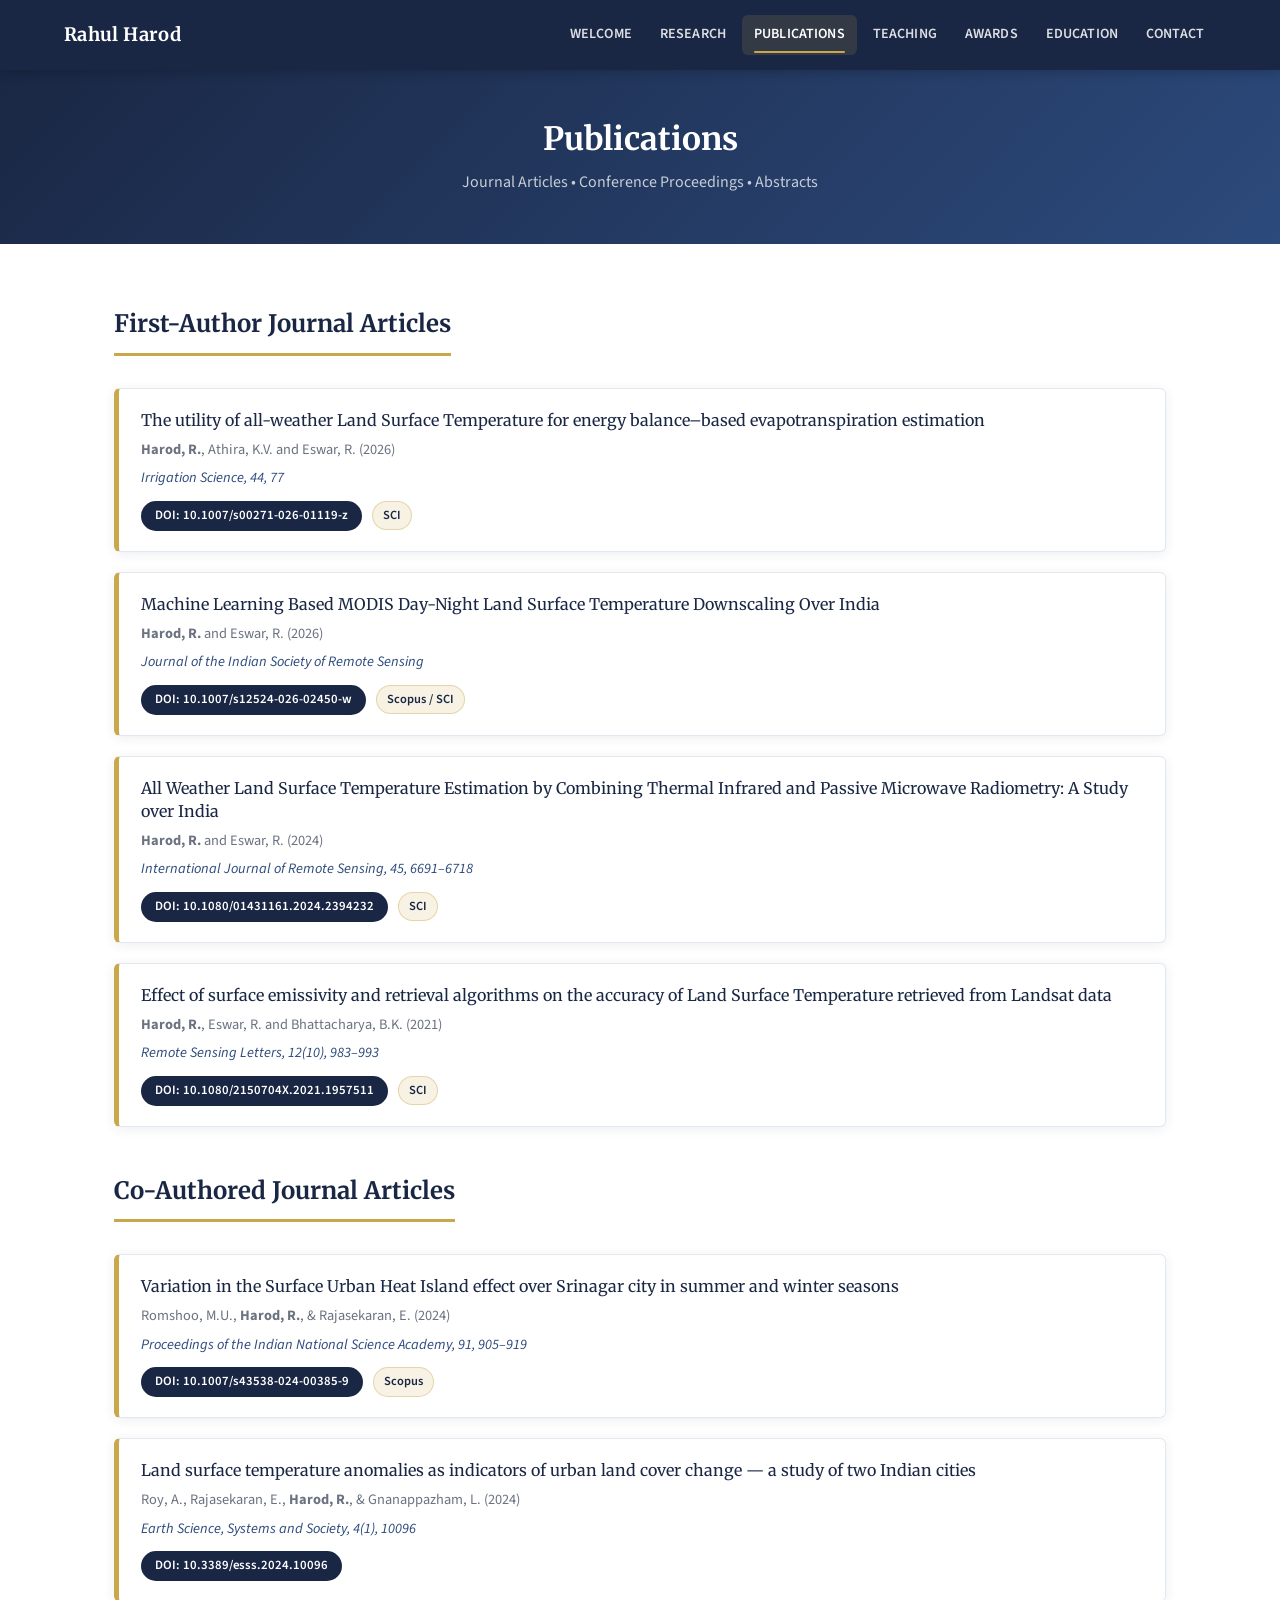
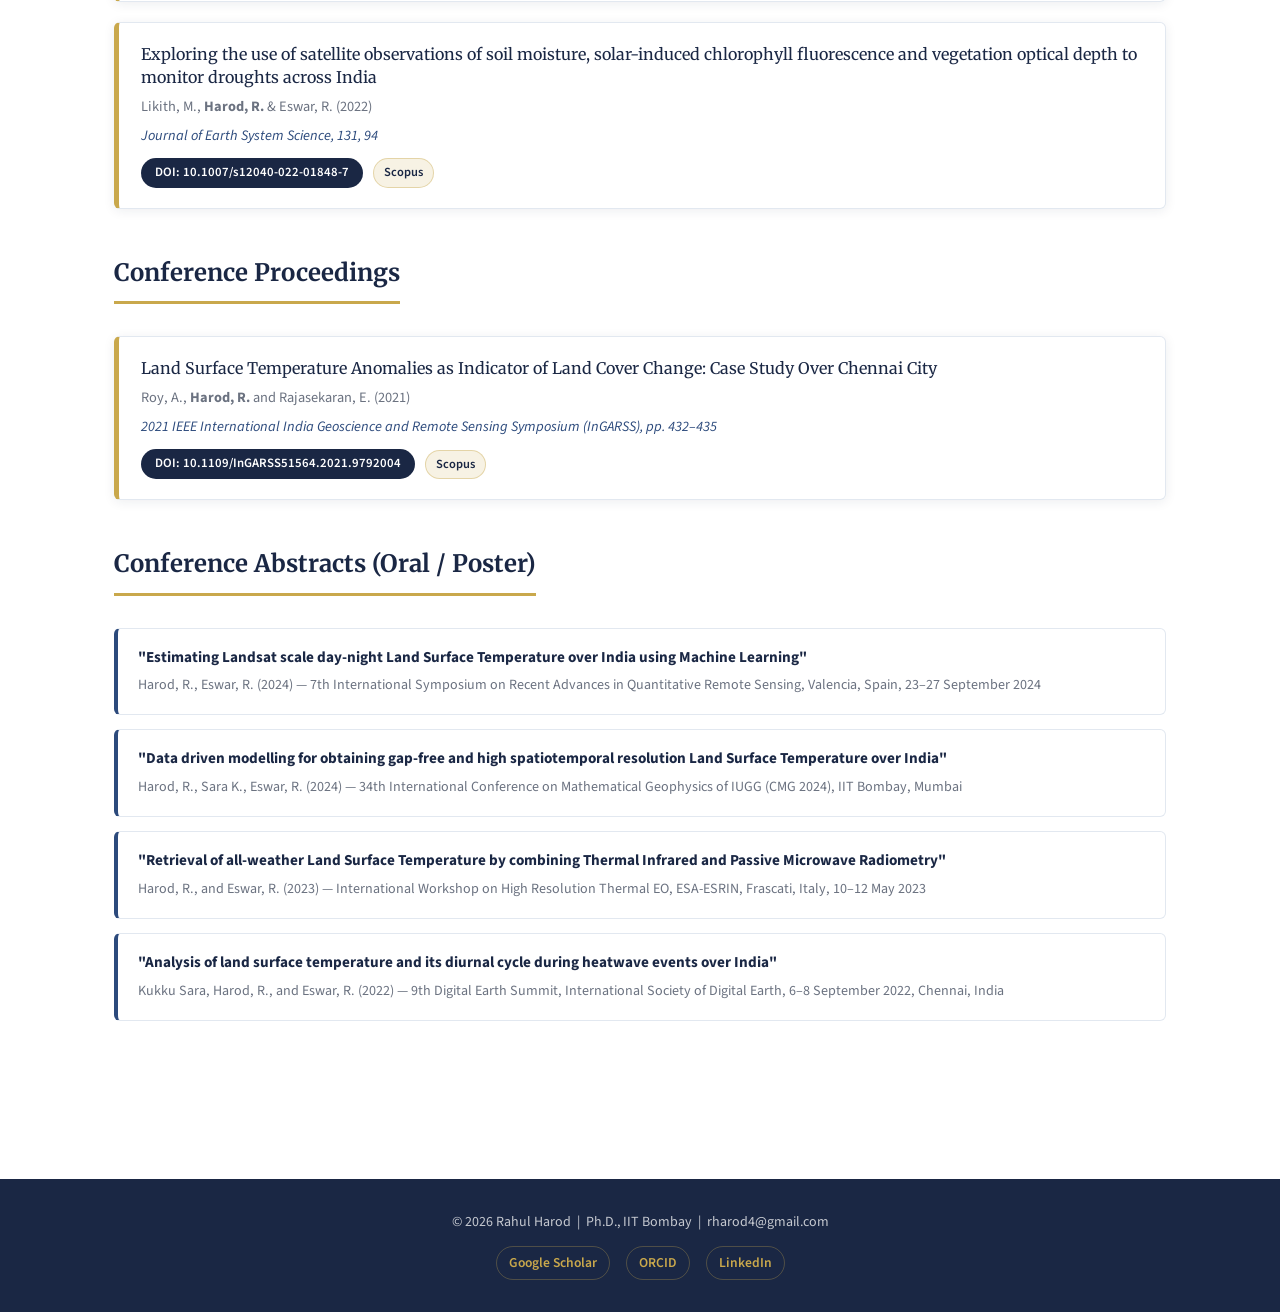
<file: publications.html>
<!DOCTYPE html>
<html lang="en">
<head>
  <meta charset="UTF-8">
  <meta name="viewport" content="width=device-width, initial-scale=1.0">
  <title>Publications — Rahul Harod | IIT Bombay</title>
  <meta name="robots" content="index, follow">
  <link rel="canonical" href="https://rahul-harod.github.io/Portfolio/publications.html">
  <meta name="author" content="Rahul Harod">
  <meta name="description" content="Publications of Dr. Rahul Harod — journal articles, conference proceedings, and abstracts in remote sensing and Land Surface Temperature.">
  <link rel="preconnect" href="https://fonts.googleapis.com">
  <link rel="preconnect" href="https://fonts.gstatic.com" crossorigin>
  <link href="https://fonts.googleapis.com/css2?family=Merriweather:ital,wght@0,400;0,700;1,400&family=Source+Sans+Pro:wght@400;600;700&display=swap" rel="stylesheet">
  <link rel="icon" type="image/svg+xml" href="favicon.svg">
  <link rel="stylesheet" href="css/style.css">
</head>
<body>

  <!-- NAVBAR -->
  <nav class="navbar">
    <div class="nav-container">
      <a href="index.html" class="nav-logo">Rahul Harod</a>
      <button class="nav-toggle" aria-label="Toggle navigation">
        <span></span><span></span><span></span>
      </button>
      <div class="nav-links">
        <a href="index.html">Welcome</a>
        <a href="research.html">Research</a>
        <a href="publications.html">Publications</a>
        <a href="teaching.html">Teaching</a>
        <a href="awards.html">Awards</a>
        <a href="education.html">Education</a>
        <a href="contact.html">Contact</a>
      </div>
    </div>
  </nav>

  <!-- PAGE HEADER -->
  <div class="page-header">
    <h1>Publications</h1>
    <p>Journal Articles &bull; Conference Proceedings &bull; Abstracts</p>
  </div>

  <main>
    <section class="section">
      <div class="container">

        <!-- FIRST-AUTHOR JOURNAL ARTICLES -->
        <h2 class="section-title">First-Author Journal Articles</h2>
        <div class="pub-list">
          
          <div class="pub-card">
            <div class="pub-title">The utility of all-weather Land Surface Temperature for energy balance–based evapotranspiration estimation</div>
            <div class="pub-authors"><strong>Harod, R.</strong>, Athira, K.V. and Eswar, R. (2026)</div>
            <div class="pub-journal">Irrigation Science, 44, 77</div>
            <div class="pub-meta">
              <a href="https://doi.org/10.1007/s00271-026-01119-z" target="_blank" rel="noopener" class="doi-link">DOI: 10.1007/s00271-026-01119-z</a>
              <span class="pub-tag">SCI</span>
            </div>
          </div>

          <div class="pub-card">
            <div class="pub-title">Machine Learning Based MODIS Day-Night Land Surface Temperature Downscaling Over India</div>
            <div class="pub-authors"><strong>Harod, R.</strong> and Eswar, R. (2026)</div>
            <div class="pub-journal">Journal of the Indian Society of Remote Sensing</div>
            <div class="pub-meta">
              <a href="https://doi.org/10.1007/s12524-026-02450-w" target="_blank" rel="noopener" class="doi-link">DOI: 10.1007/s12524-026-02450-w</a>
              <span class="pub-tag">Scopus / SCI</span>
            </div>
          </div>

          <div class="pub-card">
            <div class="pub-title">All Weather Land Surface Temperature Estimation by Combining Thermal Infrared and Passive Microwave Radiometry: A Study over India</div>
            <div class="pub-authors"><strong>Harod, R.</strong> and Eswar, R. (2024)</div>
            <div class="pub-journal">International Journal of Remote Sensing, 45, 6691–6718</div>
            <div class="pub-meta">
              <a href="https://doi.org/10.1080/01431161.2024.2394232" target="_blank" rel="noopener" class="doi-link">DOI: 10.1080/01431161.2024.2394232</a>
              <span class="pub-tag">SCI</span>
            </div>
          </div>

          <div class="pub-card">
            <div class="pub-title">Effect of surface emissivity and retrieval algorithms on the accuracy of Land Surface Temperature retrieved from Landsat data</div>
            <div class="pub-authors"><strong>Harod, R.</strong>, Eswar, R. and Bhattacharya, B.K. (2021)</div>
            <div class="pub-journal">Remote Sensing Letters, 12(10), 983–993</div>
            <div class="pub-meta">
              <a href="https://doi.org/10.1080/2150704X.2021.1957511" target="_blank" rel="noopener" class="doi-link">DOI: 10.1080/2150704X.2021.1957511</a>
              <span class="pub-tag">SCI</span>
            </div>
          </div>

        </div>

        <!-- CO-AUTHORED JOURNAL ARTICLES -->
        <h2 class="section-title" style="margin-top: 48px;">Co-Authored Journal Articles</h2>
        <div class="pub-list">

          <div class="pub-card">
            <div class="pub-title">Variation in the Surface Urban Heat Island effect over Srinagar city in summer and winter seasons</div>
            <div class="pub-authors">Romshoo, M.U., <strong>Harod, R.</strong>, &amp; Rajasekaran, E. (2024)</div>
            <div class="pub-journal">Proceedings of the Indian National Science Academy, 91, 905–919</div>
            <div class="pub-meta">
              <a href="https://doi.org/10.1007/s43538-024-00385-9" target="_blank" rel="noopener" class="doi-link">DOI: 10.1007/s43538-024-00385-9</a>
              <span class="pub-tag">Scopus</span>
            </div>
          </div>

          <div class="pub-card">
            <div class="pub-title">Land surface temperature anomalies as indicators of urban land cover change — a study of two Indian cities</div>
            <div class="pub-authors">Roy, A., Rajasekaran, E., <strong>Harod, R.</strong>, &amp; Gnanappazham, L. (2024)</div>
            <div class="pub-journal">Earth Science, Systems and Society, 4(1), 10096</div>
            <div class="pub-meta">
              <a href="https://doi.org/10.3389/esss.2024.10096" target="_blank" rel="noopener" class="doi-link">DOI: 10.3389/esss.2024.10096</a>
            </div>
          </div>

          <div class="pub-card">
            <div class="pub-title">Exploring the use of satellite observations of soil moisture, solar-induced chlorophyll fluorescence and vegetation optical depth to monitor droughts across India</div>
            <div class="pub-authors">Likith, M., <strong>Harod, R.</strong> &amp; Eswar, R. (2022)</div>
            <div class="pub-journal">Journal of Earth System Science, 131, 94</div>
            <div class="pub-meta">
              <a href="https://doi.org/10.1007/s12040-022-01848-7" target="_blank" rel="noopener" class="doi-link">DOI: 10.1007/s12040-022-01848-7</a>
              <span class="pub-tag">Scopus</span>
            </div>
          </div>

        </div>

        <!-- CONFERENCE PROCEEDINGS -->
        <h2 class="section-title" style="margin-top: 48px;">Conference Proceedings</h2>
        <div class="pub-list">

          <div class="pub-card">
            <div class="pub-title">Land Surface Temperature Anomalies as Indicator of Land Cover Change: Case Study Over Chennai City</div>
            <div class="pub-authors">Roy, A., <strong>Harod, R.</strong> and Rajasekaran, E. (2021)</div>
            <div class="pub-journal">2021 IEEE International India Geoscience and Remote Sensing Symposium (InGARSS), pp. 432–435</div>
            <div class="pub-meta">
              <a href="https://doi.org/10.1109/InGARSS51564.2021.9792004" target="_blank" rel="noopener" class="doi-link">DOI: 10.1109/InGARSS51564.2021.9792004</a>
              <span class="pub-tag">Scopus</span>
            </div>
          </div>

        </div>

        <!-- CONFERENCE ABSTRACTS -->
        <h2 class="section-title" style="margin-top: 48px;">Conference Abstracts (Oral / Poster)</h2>

        <div class="conf-item">
          <div class="conf-title">"Estimating Landsat scale day-night Land Surface Temperature over India using Machine Learning"</div>
          <div class="conf-venue">Harod, R., Eswar, R. (2024) &mdash; 7th International Symposium on Recent Advances in Quantitative Remote Sensing, Valencia, Spain, 23–27 September 2024</div>
        </div>

        <div class="conf-item">
          <div class="conf-title">"Data driven modelling for obtaining gap-free and high spatiotemporal resolution Land Surface Temperature over India"</div>
          <div class="conf-venue">Harod, R., Sara K., Eswar, R. (2024) &mdash; 34th International Conference on Mathematical Geophysics of IUGG (CMG 2024), IIT Bombay, Mumbai</div>
        </div>

        <div class="conf-item">
          <div class="conf-title">"Retrieval of all-weather Land Surface Temperature by combining Thermal Infrared and Passive Microwave Radiometry"</div>
          <div class="conf-venue">Harod, R., and Eswar, R. (2023) &mdash; International Workshop on High Resolution Thermal EO, ESA-ESRIN, Frascati, Italy, 10–12 May 2023</div>
        </div>

        <div class="conf-item">
          <div class="conf-title">"Analysis of land surface temperature and its diurnal cycle during heatwave events over India"</div>
          <div class="conf-venue">Kukku Sara, Harod, R., and Eswar, R. (2022) &mdash; 9th Digital Earth Summit, International Society of Digital Earth, 6–8 September 2022, Chennai, India</div>
        </div>

      </div>
    </section>
  </main>

  <!-- FOOTER -->
  <footer class="footer">
    <p>&#169; 2026 Rahul Harod &nbsp;|&nbsp; Ph.D., IIT Bombay &nbsp;|&nbsp; rharod4@gmail.com</p>
    <div class="footer-links">
      <a href="https://scholar.google.com/citations?user=Qqw7c_wAAAAJ&hl=en" target="_blank" rel="noopener">Google Scholar</a>
      <a href="https://orcid.org/0009-0002-3526-6725" target="_blank" rel="noopener">ORCID</a>
      <a href="http://www.linkedin.com/in/rahul-harod-670a47169" target="_blank" rel="noopener">LinkedIn</a>

    </div>
  </footer>

  <script src="js/main.js"></script>
</body>
</html>
</file>
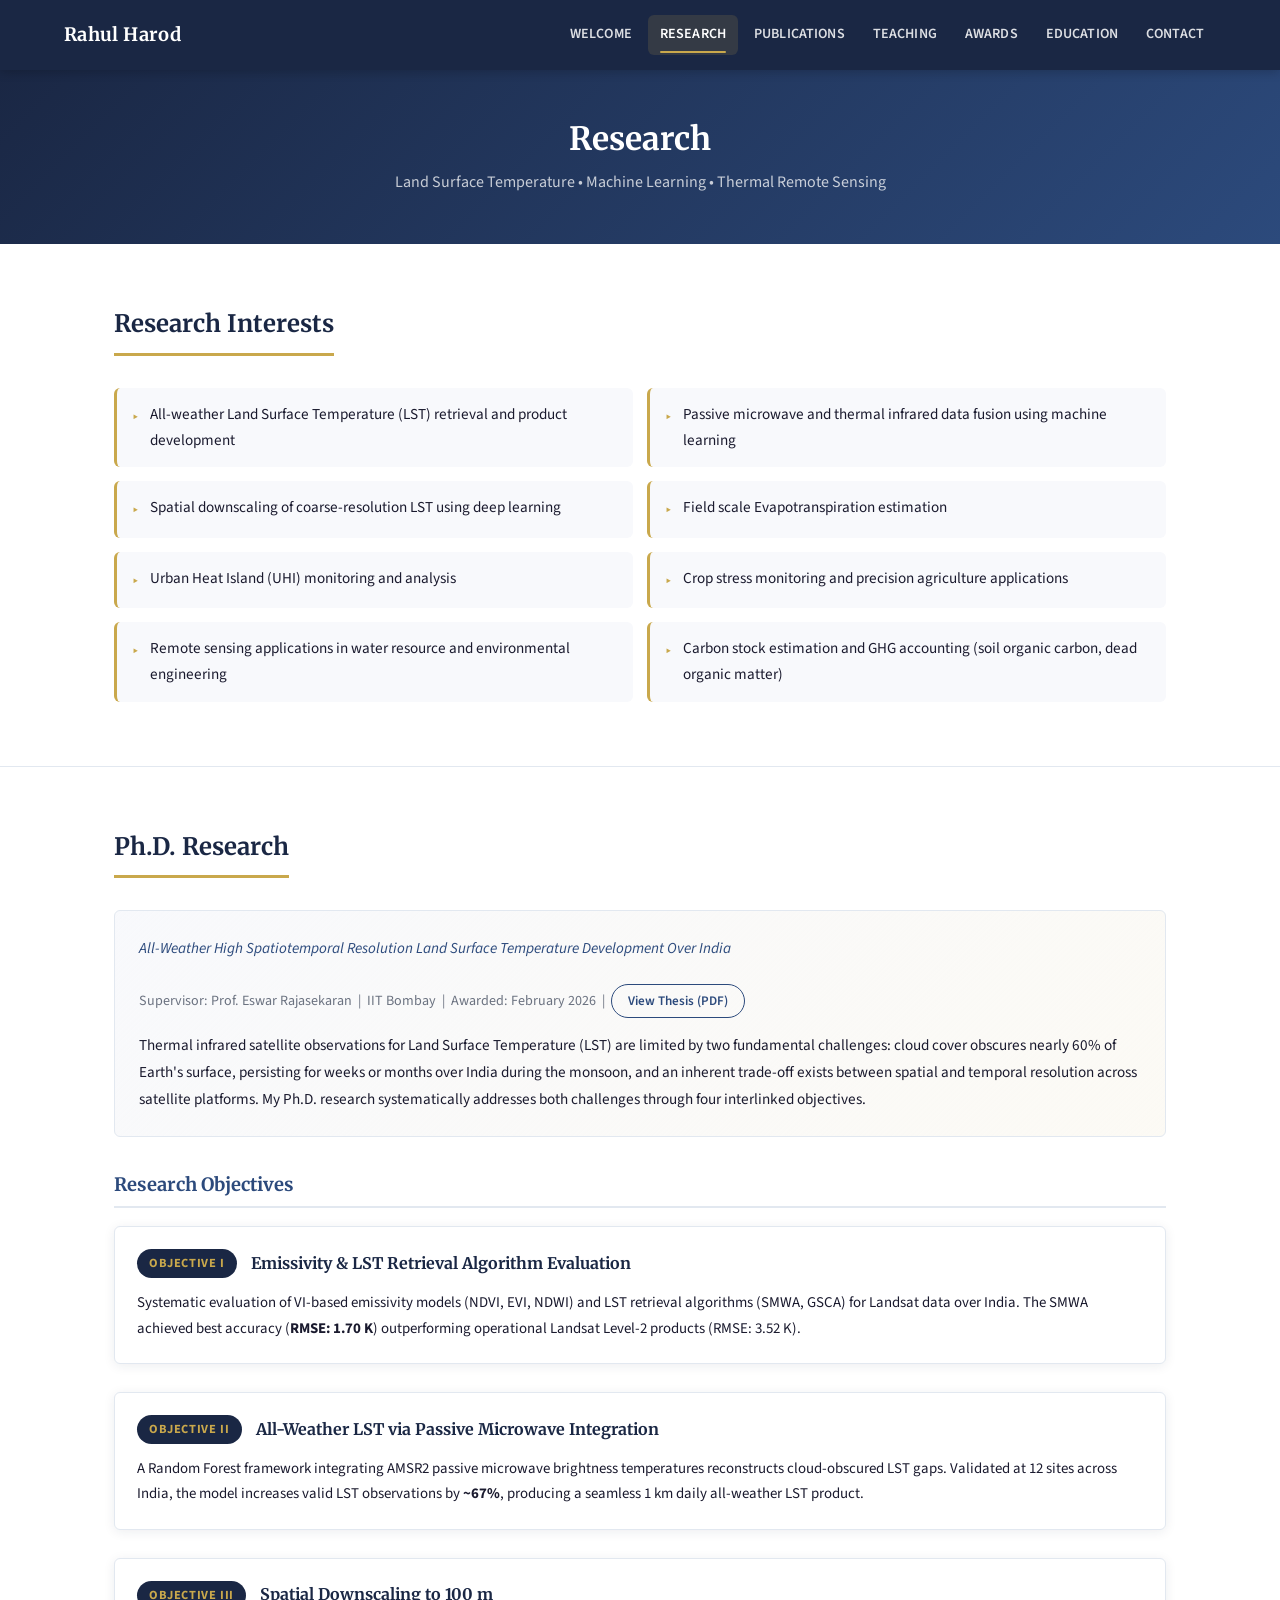
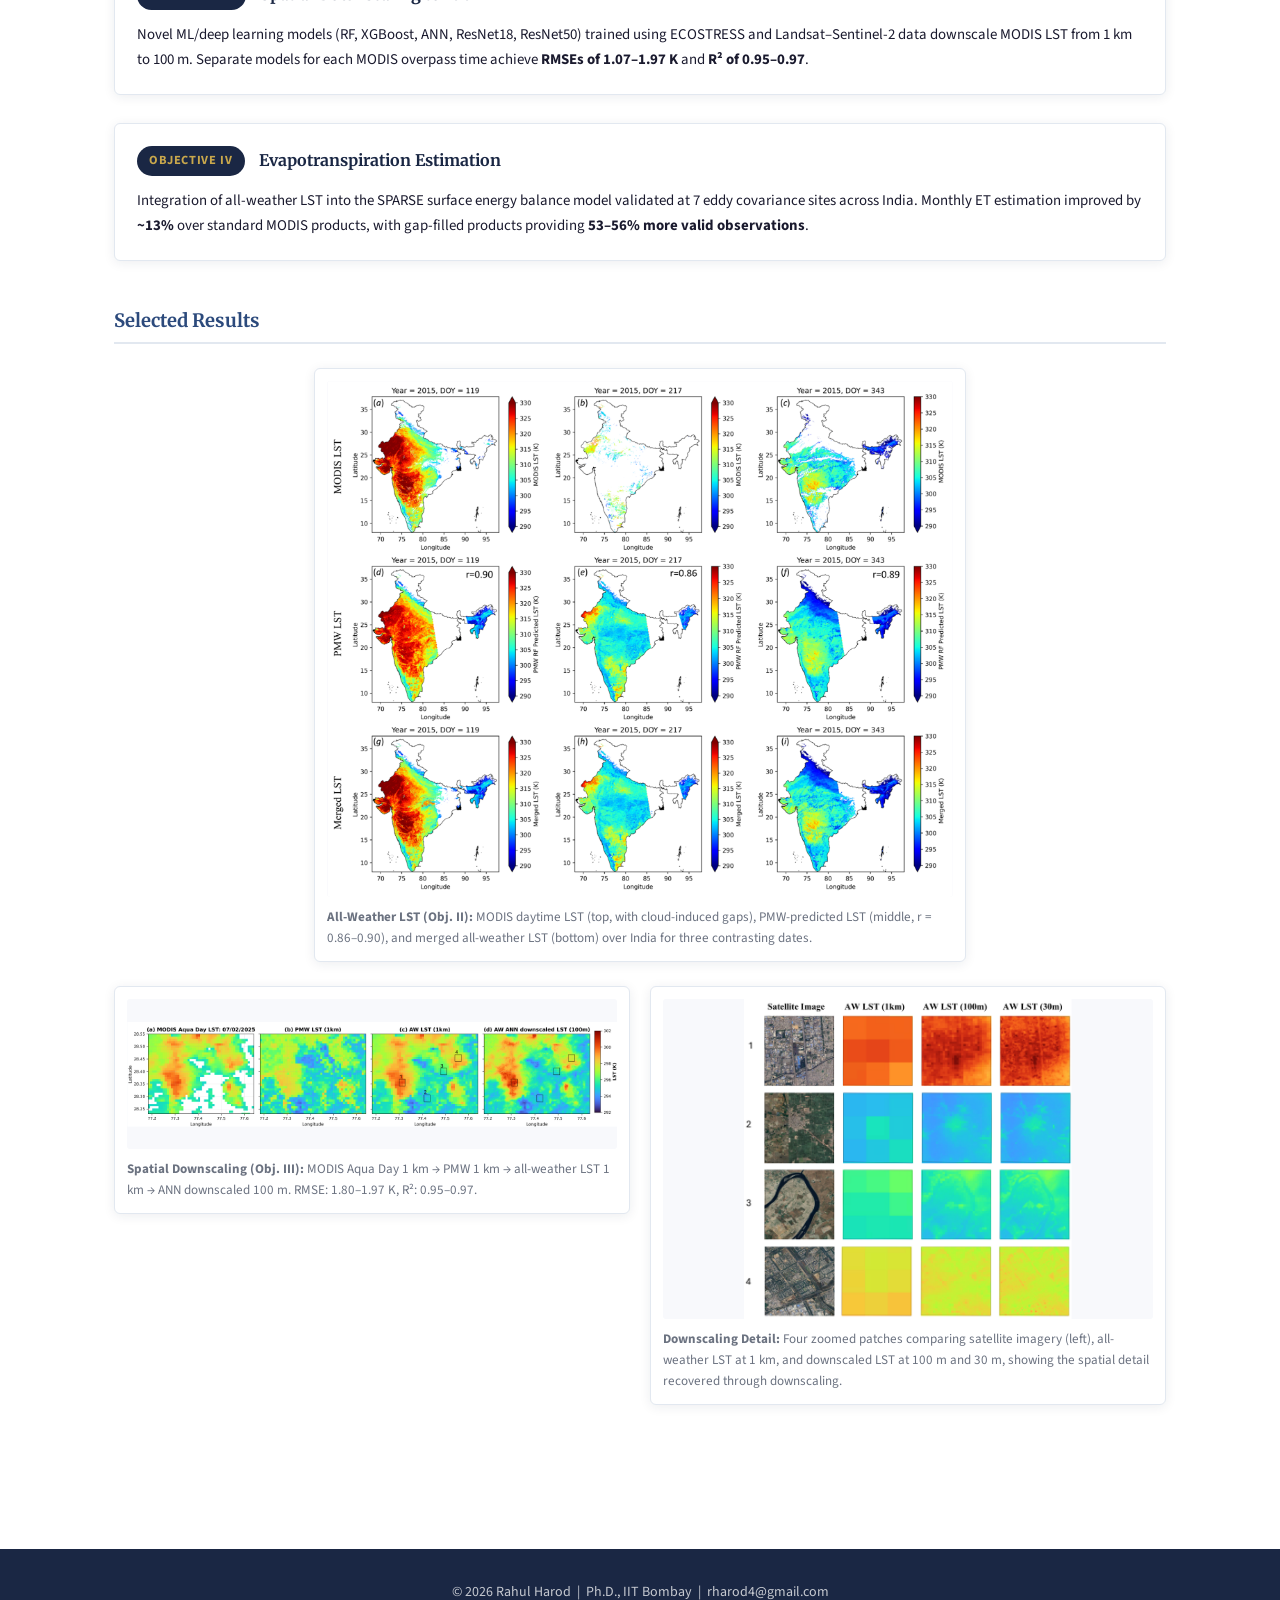
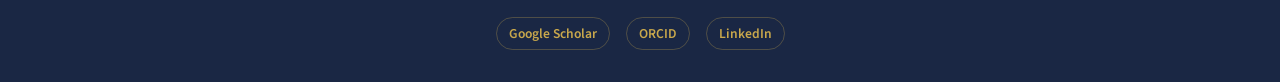
<file: research.html>
<!DOCTYPE html>
<html lang="en">
<head>
  <meta charset="UTF-8">
  <meta name="viewport" content="width=device-width, initial-scale=1.0">
  <title>Research — Rahul Harod | IIT Bombay</title>
  <meta name="robots" content="index, follow">
  <link rel="canonical" href="https://rahul-harod.github.io/Portfolio/research.html">
  <meta name="author" content="Rahul Harod">
  <meta name="description" content="Research interests and PhD work of Dr. Rahul Harod in Land Surface Temperature, thermal remote sensing, and machine learning applications.">
  <link rel="preconnect" href="https://fonts.googleapis.com">
  <link rel="preconnect" href="https://fonts.gstatic.com" crossorigin>
  <link href="https://fonts.googleapis.com/css2?family=Merriweather:ital,wght@0,400;0,700;1,400&family=Source+Sans+Pro:wght@400;600;700&display=swap" rel="stylesheet">
  <link rel="icon" type="image/svg+xml" href="favicon.svg">
  <link rel="stylesheet" href="css/style.css">
</head>
<body>

  <!-- NAVBAR -->
  <nav class="navbar">
    <div class="nav-container">
      <a href="index.html" class="nav-logo">Rahul Harod</a>
      <button class="nav-toggle" aria-label="Toggle navigation">
        <span></span><span></span><span></span>
      </button>
      <div class="nav-links">
        <a href="index.html">Welcome</a>
        <a href="research.html">Research</a>
        <a href="publications.html">Publications</a>
        <a href="teaching.html">Teaching</a>
        <a href="awards.html">Awards</a>
        <a href="education.html">Education</a>
        <a href="contact.html">Contact</a>
      </div>
    </div>
  </nav>

  <!-- PAGE HEADER -->
  <div class="page-header">
    <h1>Research</h1>
    <p>Land Surface Temperature &bull; Machine Learning &bull; Thermal Remote Sensing</p>
  </div>

  <main>

    <!-- RESEARCH INTERESTS -->
    <section class="section">
      <div class="container">
        <h2 class="section-title">Research Interests</h2>
        <div class="interests-grid">
          <div class="interest-item">All-weather Land Surface Temperature (LST) retrieval and product development</div>
          <div class="interest-item">Passive microwave and thermal infrared data fusion using machine learning</div>
          <div class="interest-item">Spatial downscaling of coarse-resolution LST using deep learning</div>
          <div class="interest-item">Field scale Evapotranspiration estimation</div>
          <div class="interest-item">Urban Heat Island (UHI) monitoring and analysis</div>
          <div class="interest-item">Crop stress monitoring and precision agriculture applications</div>
          <div class="interest-item">Remote sensing applications in water resource and environmental engineering</div>
          <div class="interest-item">Carbon stock estimation and GHG accounting (soil organic carbon, dead organic matter)</div>
        </div>
      </div>
    </section>

    <!-- PHD RESEARCH -->
    <section class="section">
      <div class="container">
        <h2 class="section-title">Ph.D. Research</h2>

        <div class="phd-highlight" style="margin-bottom: 32px;">
          <p style="font-style: italic; color: var(--secondary); margin-bottom: 10px;">All-Weather High Spatiotemporal Resolution Land Surface Temperature Development Over India</p>
          <p style="font-size:0.88rem; color: var(--text-muted); margin-bottom: 14px;">Supervisor: Prof. Eswar Rajasekaran &nbsp;|&nbsp; IIT Bombay &nbsp;|&nbsp; Awarded: February 2026 &nbsp;|&nbsp; <a href="https://drive.google.com/file/d/1LiUOyrE54UohYcrkkmW-coF1rMf0xDPf/view?usp=drive_link" target="_blank" rel="noopener" class="thesis-link">View Thesis (PDF)</a></p>
          <p>Thermal infrared satellite observations for Land Surface Temperature (LST) are limited by two fundamental challenges: cloud cover obscures nearly 60% of Earth's surface, persisting for weeks or months over India during the monsoon, and an inherent trade-off exists between spatial and temporal resolution across satellite platforms. My Ph.D. research systematically addresses both challenges through four interlinked objectives.</p>
        </div>

        <h3 class="subsection-title">Research Objectives</h3>

        <div class="phd-objective">
          <div class="phd-objective-header">
            <span class="obj-badge">Objective I</span>
            <h4>Emissivity &amp; LST Retrieval Algorithm Evaluation</h4>
          </div>
          <p>Systematic evaluation of VI-based emissivity models (NDVI, EVI, NDWI) and LST retrieval algorithms (SMWA, GSCA) for Landsat data over India. The SMWA achieved best accuracy (<strong>RMSE: 1.70 K</strong>) outperforming operational Landsat Level-2 products (RMSE: 3.52 K).</p>
        </div>

        <div class="phd-objective">
          <div class="phd-objective-header">
            <span class="obj-badge">Objective II</span>
            <h4>All-Weather LST via Passive Microwave Integration</h4>
          </div>
          <p>A Random Forest framework integrating AMSR2 passive microwave brightness temperatures reconstructs cloud-obscured LST gaps. Validated at 12 sites across India, the model increases valid LST observations by <strong>~67%</strong>, producing a seamless 1 km daily all-weather LST product.</p>
        </div>

        <div class="phd-objective">
          <div class="phd-objective-header">
            <span class="obj-badge">Objective III</span>
            <h4>Spatial Downscaling to 100 m</h4>
          </div>
          <p>Novel ML/deep learning models (RF, XGBoost, ANN, ResNet18, ResNet50) trained using ECOSTRESS and Landsat–Sentinel-2 data downscale MODIS LST from 1 km to 100 m. Separate models for each MODIS overpass time achieve <strong>RMSEs of 1.07–1.97 K</strong> and <strong>R² of 0.95–0.97</strong>.</p>
        </div>

        <div class="phd-objective">
          <div class="phd-objective-header">
            <span class="obj-badge">Objective IV</span>
            <h4>Evapotranspiration Estimation</h4>
          </div>
          <p>Integration of all-weather LST into the SPARSE surface energy balance model validated at 7 eddy covariance sites across India. Monthly ET estimation improved by <strong>~13%</strong> over standard MODIS products, with gap-filled products providing <strong>53–56% more valid observations</strong>.</p>
        </div>

        <!-- SELECTED FIGURES -->
        <h3 class="subsection-title" style="margin-top: 48px;">Selected Results</h3>
        <div class="research-figures">

          <!-- Frame 1: All-weather LST India — centered single frame -->
          <div class="fig-center">
            <figure class="research-figure">
              <div class="fig-img-box">
                <img src="figures/allweather-lst-india.png" alt="All-weather LST over India: MODIS (top row, with cloud gaps), PMW-predicted LST (middle row), and merged all-weather LST (bottom row) for three dates in 2015." loading="lazy">
              </div>
              <figcaption><strong>All-Weather LST (Obj. II):</strong> MODIS daytime LST (top, with cloud-induced gaps), PMW-predicted LST (middle, r = 0.86–0.90), and merged all-weather LST (bottom) over India for three contrasting dates.</figcaption>
            </figure>
          </div>

          <!-- Frame 2: Two panels — downscaling strip + magnified patches -->
          <div class="fig-panels">
            <figure class="research-figure">
              <div class="fig-img-box fig-img-box--short">
                <img src="figures/downscaling-1km-100m.png" alt="Spatial downscaling of all-weather LST from 1 km MODIS to 100 m using ANN deep learning model over a study region in India." loading="lazy">
              </div>
              <figcaption><strong>Spatial Downscaling (Obj. III):</strong> MODIS Aqua Day 1 km → PMW 1 km → all-weather LST 1 km → ANN downscaled 100 m. RMSE: 1.80–1.97 K, R²: 0.95–0.97.</figcaption>
            </figure>
            <figure class="research-figure">
              <div class="fig-img-box fig-img-box--tall">
                <img src="figures/downscaling-magnified.png" alt="Magnified comparison of all-weather LST at 1 km and downscaled at 100 m and 30 m resolution across four study patches." loading="lazy">
              </div>
              <figcaption><strong>Downscaling Detail:</strong> Four zoomed patches comparing satellite imagery (left), all-weather LST at 1 km, and downscaled LST at 100 m and 30 m, showing the spatial detail recovered through downscaling.</figcaption>
            </figure>
          </div>

        </div>
      </div>
    </section>

  </main>

  <!-- FOOTER -->
  <footer class="footer">
    <p>&#169; 2026 Rahul Harod &nbsp;|&nbsp; Ph.D., IIT Bombay &nbsp;|&nbsp; rharod4@gmail.com</p>
    <div class="footer-links">
      <a href="https://scholar.google.com/citations?user=Qqw7c_wAAAAJ&hl=en" target="_blank" rel="noopener">Google Scholar</a>
      <a href="https://orcid.org/0009-0002-3526-6725" target="_blank" rel="noopener">ORCID</a>
      <a href="http://www.linkedin.com/in/rahul-harod-670a47169" target="_blank" rel="noopener">LinkedIn</a>

    </div>
  </footer>

  <script src="js/main.js"></script>
</body>
</html>
</file>
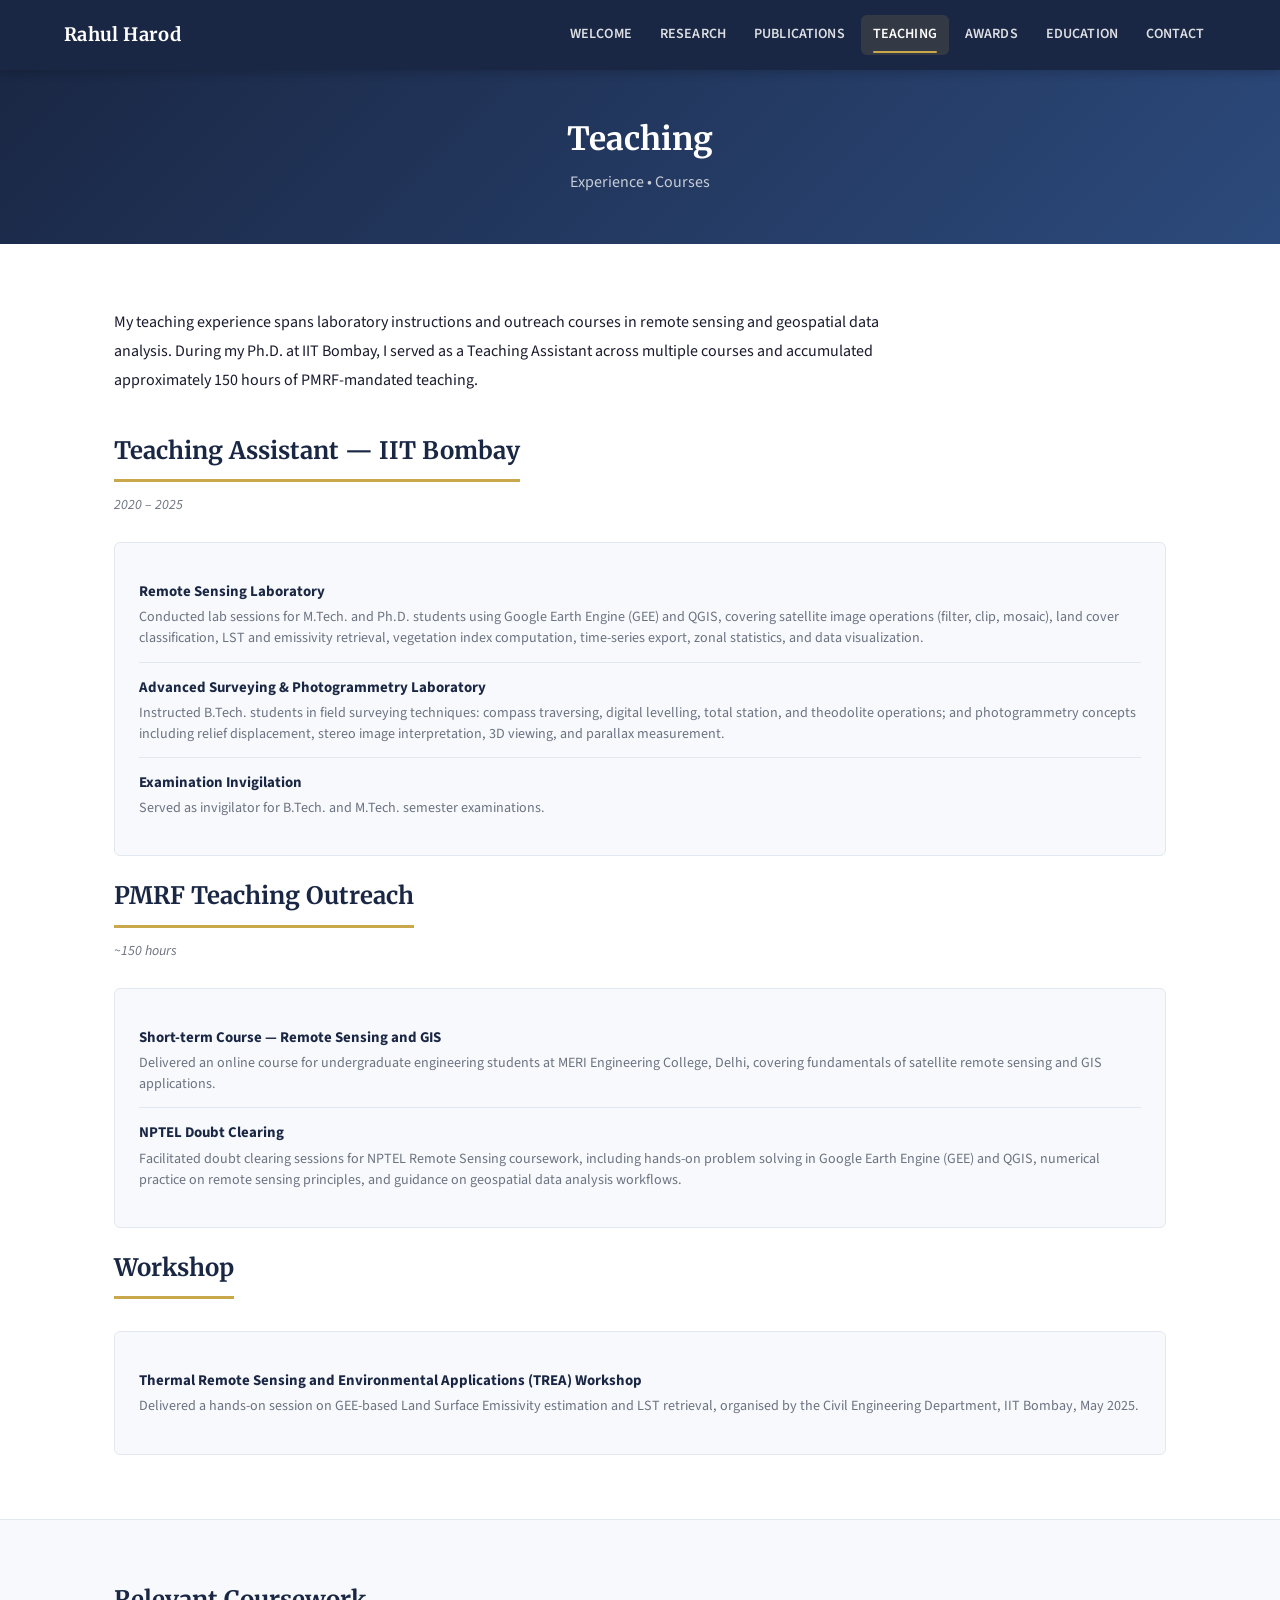
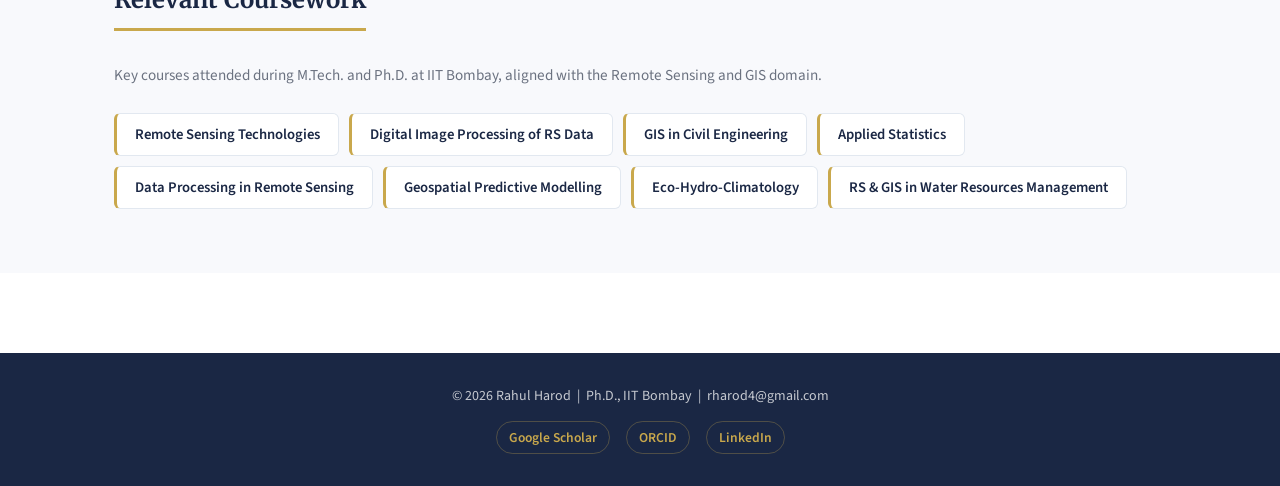
<file: teaching.html>
<!DOCTYPE html>
<html lang="en">
<head>
  <meta charset="UTF-8">
  <meta name="viewport" content="width=device-width, initial-scale=1.0">
  <title>Teaching — Rahul Harod | IIT Bombay</title>
  <meta name="robots" content="index, follow">
  <link rel="canonical" href="https://rahul-harod.github.io/Portfolio/teaching.html">
  <meta name="author" content="Rahul Harod">
  <meta name="description" content="Teaching experience of Dr. Rahul Harod — Teaching Assistant at IIT Bombay, PMRF teaching hours, workshops in Remote Sensing and GIS.">
  <link rel="preconnect" href="https://fonts.googleapis.com">
  <link rel="preconnect" href="https://fonts.gstatic.com" crossorigin>
  <link href="https://fonts.googleapis.com/css2?family=Merriweather:ital,wght@0,400;0,700;1,400&family=Source+Sans+Pro:wght@400;600;700&display=swap" rel="stylesheet">
  <link rel="icon" type="image/svg+xml" href="favicon.svg">
  <link rel="stylesheet" href="css/style.css">
</head>
<body>

  <!-- NAVBAR -->
  <nav class="navbar">
    <div class="nav-container">
      <a href="index.html" class="nav-logo">Rahul Harod</a>
      <button class="nav-toggle" aria-label="Toggle navigation">
        <span></span><span></span><span></span>
      </button>
      <div class="nav-links">
        <a href="index.html">Welcome</a>
        <a href="research.html">Research</a>
        <a href="publications.html">Publications</a>
        <a href="teaching.html">Teaching</a>
        <a href="awards.html">Awards</a>
        <a href="education.html">Education</a>
        <a href="contact.html">Contact</a>
      </div>
    </div>
  </nav>

  <!-- PAGE HEADER -->
  <div class="page-header">
    <h1>Teaching</h1>
    <p>Experience &bull; Courses</p>
  </div>

  <main>

    <!-- TEACHING EXPERIENCE -->
    <section class="section">
      <div class="container">

        <p style="font-size: 1rem; line-height: 1.8; color: var(--text-dark); max-width: 780px; margin-bottom: 40px;">
          My teaching experience spans laboratory instructions and outreach courses in remote sensing and geospatial data analysis. During my Ph.D. at IIT Bombay, I served as a Teaching Assistant across multiple courses and accumulated approximately 150 hours of PMRF-mandated teaching.
        </p>

        <!-- IIT Bombay TA -->
        <h2 class="section-title">Teaching Assistant — IIT Bombay</h2>
        <p style="font-size: 0.88rem; color: var(--text-muted); margin-top: -20px; margin-bottom: 24px; font-style: italic;">2020 – 2025</p>

        <div class="ta-block" style="margin-bottom: 24px;">
          <div class="ta-item">
            <strong>Remote Sensing Laboratory</strong>
            <p>Conducted lab sessions for M.Tech. and Ph.D. students using Google Earth Engine (GEE) and QGIS, covering satellite image operations (filter, clip, mosaic), land cover classification, LST and emissivity retrieval, vegetation index computation, time-series export, zonal statistics, and data visualization.</p>
          </div>
          <div class="ta-item">
            <strong>Advanced Surveying &amp; Photogrammetry Laboratory</strong>
            <p>Instructed B.Tech. students in field surveying techniques: compass traversing, digital levelling, total station, and theodolite operations; and photogrammetry concepts including relief displacement, stereo image interpretation, 3D viewing, and parallax measurement.</p>
          </div>
          <div class="ta-item">
            <strong>Examination Invigilation</strong>
            <p>Served as invigilator for B.Tech. and M.Tech. semester examinations.</p>
          </div>
        </div>

        <!-- PMRF Teaching -->
        <h2 class="section-title">PMRF Teaching Outreach</h2>
        <p style="font-size: 0.88rem; color: var(--text-muted); margin-top: -20px; margin-bottom: 24px; font-style: italic;">~150 hours</p>

        <div class="ta-block" style="margin-bottom: 24px;">
          <div class="ta-item">
            <strong>Short-term Course — Remote Sensing and GIS</strong>
            <p>Delivered an online course for undergraduate engineering students at MERI Engineering College, Delhi, covering fundamentals of satellite remote sensing and GIS applications.</p>
          </div>
          <div class="ta-item">
            <strong>NPTEL Doubt Clearing</strong>
            <p>Facilitated doubt clearing sessions for NPTEL Remote Sensing coursework, including hands-on problem solving in Google Earth Engine (GEE) and QGIS, numerical practice on remote sensing principles, and guidance on geospatial data analysis workflows.</p>
          </div>
        </div>

        <!-- Workshop -->
        <h2 class="section-title">Workshop</h2>

        <div class="ta-block">
          <div class="ta-item">
            <strong>Thermal Remote Sensing and Environmental Applications (TREA) Workshop</strong>
            <p>Delivered a hands-on session on GEE-based Land Surface Emissivity estimation and LST retrieval, organised by the Civil Engineering Department, IIT Bombay, May 2025.</p>
          </div>
        </div>

      </div>
    </section>

    <!-- COURSES -->
    <section class="section" style="background: var(--light-bg);">
      <div class="container">
        <h2 class="section-title">Relevant Coursework</h2>
        <p style="font-size: 0.95rem; color: var(--text-muted); margin-bottom: 24px;">Key courses attended during M.Tech. and Ph.D. at IIT Bombay, aligned with the Remote Sensing and GIS domain.</p>
        <div class="course-tags">
          <span class="course-pill">Remote Sensing Technologies</span>
          <span class="course-pill">Digital Image Processing of RS Data</span>
          <span class="course-pill">GIS in Civil Engineering</span>
          <span class="course-pill">Applied Statistics</span>
          <span class="course-pill">Data Processing in Remote Sensing</span>
          <span class="course-pill">Geospatial Predictive Modelling</span>
          <span class="course-pill">Eco-Hydro-Climatology</span>
          <span class="course-pill">RS &amp; GIS in Water Resources Management</span>
        </div>
      </div>
    </section>

  </main>

  <!-- FOOTER -->
  <footer class="footer">
    <p>&#169; 2026 Rahul Harod &nbsp;|&nbsp; Ph.D., IIT Bombay &nbsp;|&nbsp; rharod4@gmail.com</p>
    <div class="footer-links">
      <a href="https://scholar.google.com/citations?user=Qqw7c_wAAAAJ&hl=en" target="_blank" rel="noopener">Google Scholar</a>
      <a href="https://orcid.org/0009-0002-3526-6725" target="_blank" rel="noopener">ORCID</a>
      <a href="http://www.linkedin.com/in/rahul-harod-670a47169" target="_blank" rel="noopener">LinkedIn</a>
    </div>
  </footer>

  <script src="js/main.js"></script>
</body>
</html>
</file>
<file: css/style.css>
/* ============================================
   Rahul Harod Academic Portfolio — style.css
   ============================================ */

/* CSS Variables */
:root {
  --primary: #1a2744;
  --accent: #c9a84c;
  --secondary: #2c4a7c;
  --light-bg: #f8f9fc;
  --text-dark: #1a1a2e;
  --text-muted: #6b7280;
  --border: #e2e8f0;
  --white: #ffffff;
  --font-heading: 'Merriweather', Georgia, serif;
  --font-body: 'Source Sans Pro', 'Segoe UI', sans-serif;
  --font-mono: 'Courier New', monospace;
  --shadow: 0 2px 12px rgba(26, 39, 68, 0.08);
  --shadow-md: 0 4px 20px rgba(26, 39, 68, 0.12);
  --radius: 6px;
  --transition: 0.2s ease;
}

/* Reset & Base */
*, *::before, *::after { box-sizing: border-box; margin: 0; padding: 0; }

html { scroll-behavior: smooth; font-size: 16px; }

body {
  font-family: var(--font-body);
  color: var(--text-dark);
  background: var(--white);
  line-height: 1.7;
  padding-top: 70px;
}

h1, h2, h3, h4, h5 {
  font-family: var(--font-heading);
  line-height: 1.35;
  color: var(--primary);
}

a { color: var(--secondary); text-decoration: none; transition: color var(--transition); }
a:hover { color: var(--accent); }

ul { list-style: none; }

img { max-width: 100%; height: auto; }

/* ============================================
   NAVBAR
   ============================================ */
.navbar {
  position: fixed;
  top: 0; left: 0; right: 0;
  z-index: 1000;
  background: var(--primary);
  height: 70px;
  display: flex;
  align-items: center;
  box-shadow: 0 2px 10px rgba(0,0,0,0.2);
}

.nav-container {
  width: 100%;
  max-width: 1200px;
  margin: 0 auto;
  padding: 0 24px;
  display: flex;
  align-items: center;
  justify-content: space-between;
}

.nav-logo {
  font-family: var(--font-heading);
  font-size: 1.15rem;
  font-weight: 700;
  color: var(--white);
  letter-spacing: 0.02em;
}

.nav-logo:hover { color: var(--accent); }

.nav-links {
  display: flex;
  align-items: center;
  gap: 4px;
}

.nav-links a {
  color: rgba(255,255,255,0.85);
  font-family: var(--font-body);
  font-size: 0.88rem;
  font-weight: 600;
  padding: 8px 12px;
  border-radius: var(--radius);
  transition: all var(--transition);
  position: relative;
  letter-spacing: 0.01em;
  text-transform: uppercase;
}

.nav-links a:hover,
.nav-links a.active {
  color: var(--white);
  background: rgba(201,168,76,0.15);
}

.nav-links a.active::after {
  content: '';
  position: absolute;
  bottom: 2px; left: 12px; right: 12px;
  height: 2px;
  background: var(--accent);
  border-radius: 2px;
}

/* Hamburger */
.nav-toggle {
  display: none;
  flex-direction: column;
  gap: 5px;
  cursor: pointer;
  padding: 4px;
}

.nav-toggle span {
  display: block;
  width: 24px;
  height: 2px;
  background: var(--white);
  border-radius: 2px;
  transition: all 0.3s ease;
}

.nav-toggle.open span:nth-child(1) { transform: translateY(7px) rotate(45deg); }
.nav-toggle.open span:nth-child(2) { opacity: 0; }
.nav-toggle.open span:nth-child(3) { transform: translateY(-7px) rotate(-45deg); }

/* ============================================
   FOOTER
   ============================================ */
.footer {
  background: var(--primary);
  color: rgba(255,255,255,0.75);
  padding: 32px 24px;
  text-align: center;
  font-size: 0.875rem;
  margin-top: 80px;
}

.footer p { margin-bottom: 12px; }

.footer-links {
  display: flex;
  justify-content: center;
  gap: 16px;
  flex-wrap: wrap;
}

.footer-links a {
  color: var(--accent);
  font-weight: 600;
  font-size: 0.85rem;
  border: 1px solid rgba(201,168,76,0.3);
  padding: 4px 12px;
  border-radius: 20px;
  transition: all var(--transition);
}

.footer-links a:hover {
  background: rgba(201,168,76,0.15);
  border-color: var(--accent);
  color: var(--accent);
}

/* ============================================
   LAYOUT UTILITIES
   ============================================ */
.container {
  max-width: 1100px;
  margin: 0 auto;
  padding: 0 24px;
}

.section {
  padding: 64px 0;
}

.section + .section {
  border-top: 1px solid var(--border);
}

.section-title {
  font-size: 1.5rem;
  color: var(--primary);
  margin-bottom: 32px;
  padding-bottom: 12px;
  border-bottom: 3px solid var(--accent);
  display: inline-block;
}

.section-title-center {
  text-align: center;
  display: block;
}

/* ============================================
   HOME PAGE — HERO
   ============================================ */
.hero {
  background: linear-gradient(135deg, var(--primary) 0%, var(--secondary) 100%);
  color: var(--white);
  padding: 72px 24px;
}

.hero-inner {
  max-width: 1100px;
  margin: 0 auto;
  display: flex;
  align-items: center;
  gap: 48px;
}

.hero-photo {
  flex-shrink: 0;
}

.photo-circle {
  width: 160px;
  height: 160px;
  border-radius: 50%;
  background: var(--accent);
  display: flex;
  align-items: center;
  justify-content: center;
  font-family: var(--font-heading);
  font-size: 2.8rem;
  font-weight: 700;
  color: var(--primary);
  border: 4px solid rgba(255,255,255,0.3);
  box-shadow: 0 8px 32px rgba(0,0,0,0.2);
  overflow: hidden;
}

.photo-circle img {
  width: 100%;
  height: 100%;
  object-fit: cover;
}

.hero-content h1 {
  font-size: 2.4rem;
  color: var(--white);
  margin-bottom: 8px;
}

.hero-designation {
  font-size: 1.1rem;
  color: var(--accent);
  font-weight: 600;
  margin-bottom: 4px;
}

.hero-institution {
  font-size: 0.95rem;
  color: rgba(255,255,255,0.8);
  margin-bottom: 16px;
}

.hero-tagline {
  font-style: italic;
  color: rgba(255,255,255,0.9);
  font-size: 0.97rem;
  max-width: 600px;
  border-left: 3px solid var(--accent);
  padding-left: 14px;
  margin-bottom: 20px;
  line-height: 1.6;
}

.hero-contact-line {
  font-size: 0.9rem;
  color: rgba(255,255,255,0.75);
  margin-bottom: 20px;
  letter-spacing: 0.01em;
}

.social-badges {
  display: flex;
  gap: 10px;
  flex-wrap: wrap;
}

.badge {
  display: inline-block;
  padding: 6px 16px;
  border: 1.5px solid var(--accent);
  color: var(--accent);
  border-radius: 20px;
  font-size: 0.82rem;
  font-weight: 700;
  letter-spacing: 0.03em;
  text-transform: uppercase;
  transition: all var(--transition);
}

.badge:hover {
  background: var(--accent);
  color: var(--primary);
}

/* ============================================
   HOME PAGE — QUICK STATS
   ============================================ */
.stats-grid {
  display: grid;
  grid-template-columns: repeat(4, 1fr);
  gap: 20px;
}

.stat-card {
  background: var(--white);
  border: 1px solid var(--border);
  border-top: 3px solid var(--accent);
  border-radius: var(--radius);
  padding: 24px 20px;
  text-align: center;
  box-shadow: var(--shadow);
  transition: transform var(--transition), box-shadow var(--transition);
}

.stat-card:hover {
  transform: translateY(-3px);
  box-shadow: var(--shadow-md);
}

.stat-icon-text {
  font-family: var(--font-heading);
  font-size: 1.7rem;
  font-weight: 700;
  color: var(--primary);
  margin-bottom: 6px;
}

.stat-label-main {
  font-size: 0.88rem;
  font-weight: 700;
  color: var(--primary);
  margin-bottom: 3px;
}

.stat-sub {
  font-size: 0.78rem;
  color: var(--text-muted);
}

/* ============================================
   HOME PAGE — ABOUT BIO
   ============================================ */
.about-text p {
  margin-bottom: 16px;
  font-size: 1rem;
  line-height: 1.8;
  color: var(--text-dark);
}

/* ============================================
   HOME PAGE — RESEARCH HIGHLIGHTS
   ============================================ */
.highlights-grid {
  display: grid;
  grid-template-columns: repeat(2, 1fr);
  gap: 20px;
}

.highlight-card {
  background: var(--white);
  border: 1px solid var(--border);
  border-radius: var(--radius);
  padding: 22px 24px;
  box-shadow: var(--shadow);
}

.highlight-label {
  font-family: var(--font-heading);
  font-size: 0.88rem;
  font-weight: 700;
  color: var(--accent);
  text-transform: uppercase;
  letter-spacing: 0.06em;
  margin-bottom: 10px;
}

.highlight-card p {
  font-size: 0.93rem;
  color: var(--text-dark);
  line-height: 1.7;
}

/* ============================================
   HOME PAGE — COLLABORATE
   ============================================ */
.collab-grid {
  display: grid;
  grid-template-columns: repeat(2, 1fr);
  gap: 20px;
}

.collab-item {
  padding: 20px 22px;
  border: 1px solid var(--border);
  border-left: 4px solid var(--secondary);
  border-radius: var(--radius);
  background: var(--white);
  box-shadow: var(--shadow);
}

.collab-title {
  font-family: var(--font-heading);
  font-size: 0.93rem;
  font-weight: 700;
  color: var(--primary);
  margin-bottom: 8px;
}

.collab-item p {
  font-size: 0.9rem;
  color: var(--text-dark);
  line-height: 1.65;
}

.cta-btn {
  display: inline-block;
  padding: 11px 28px;
  background: var(--primary);
  color: var(--white);
  font-family: var(--font-body);
  font-size: 0.92rem;
  font-weight: 700;
  border-radius: var(--radius);
  letter-spacing: 0.02em;
  transition: background var(--transition), transform var(--transition);
}

.cta-btn:hover {
  background: var(--secondary);
  color: var(--white);
  transform: translateY(-1px);
}

/* ============================================
   HOME PAGE — NOTIFICATIONS
   ============================================ */
.notifications-list {
  display: flex;
  flex-direction: column;
  gap: 12px;
}

.notification-item {
  display: flex;
  gap: 14px;
  align-items: flex-start;
  padding: 14px 18px;
  background: var(--light-bg);
  border-left: 4px solid var(--accent);
  border-radius: 0 var(--radius) var(--radius) 0;
  font-size: 0.95rem;
}

.notif-dot {
  width: 8px;
  height: 8px;
  min-width: 8px;
  background: var(--accent);
  border-radius: 50%;
  margin-top: 6px;
}

/* ============================================
   PUBLICATION CARDS
   ============================================ */
.pub-list {
  display: flex;
  flex-direction: column;
  gap: 20px;
}

.pub-card {
  background: var(--white);
  border: 1px solid var(--border);
  border-left: 5px solid var(--accent);
  border-radius: var(--radius);
  padding: 20px 22px;
  box-shadow: var(--shadow);
  transition: box-shadow var(--transition);
}

.pub-card:hover { box-shadow: var(--shadow-md); }

.pub-number {
  font-size: 0.78rem;
  font-weight: 700;
  color: var(--accent);
  text-transform: uppercase;
  letter-spacing: 0.05em;
  margin-bottom: 6px;
}

.pub-title {
  font-family: var(--font-heading);
  font-size: 1rem;
  color: var(--primary);
  margin-bottom: 6px;
  line-height: 1.45;
}

.pub-authors {
  font-size: 0.9rem;
  color: var(--text-muted);
  margin-bottom: 4px;
}

.pub-journal {
  font-style: italic;
  font-size: 0.9rem;
  color: var(--secondary);
  margin-bottom: 10px;
}

.pub-meta {
  display: flex;
  gap: 10px;
  flex-wrap: wrap;
  align-items: center;
}

.doi-link {
  display: inline-block;
  padding: 4px 14px;
  background: var(--primary);
  color: var(--white);
  font-size: 0.8rem;
  font-weight: 600;
  border-radius: 20px;
  transition: background var(--transition);
}

.doi-link:hover { background: var(--secondary); color: var(--white); }

.thesis-link {
  display: inline-block;
  margin-top: 12px;
  padding: 5px 16px;
  background: transparent;
  color: var(--secondary);
  border: 1px solid var(--secondary);
  font-size: 0.82rem;
  font-weight: 600;
  border-radius: 20px;
  transition: background var(--transition), color var(--transition);
}

.thesis-link:hover { background: var(--secondary); color: var(--white); }

.pub-tag {
  display: inline-block;
  padding: 3px 10px;
  background: rgba(201,168,76,0.15);
  color: var(--primary);
  border: 1px solid rgba(201,168,76,0.4);
  font-size: 0.78rem;
  font-weight: 600;
  border-radius: 20px;
}

.pub-tag.under-review {
  background: rgba(44,74,124,0.1);
  border-color: rgba(44,74,124,0.3);
  color: var(--secondary);
}

.subsection-title {
  font-family: var(--font-heading);
  font-size: 1.15rem;
  color: var(--secondary);
  margin: 36px 0 18px;
  padding-bottom: 8px;
  border-bottom: 2px solid var(--border);
}

/* Conference items */
.conf-item {
  padding: 16px 20px;
  border: 1px solid var(--border);
  border-left: 4px solid var(--secondary);
  border-radius: var(--radius);
  background: var(--white);
  margin-bottom: 14px;
}

.conf-title {
  font-weight: 700;
  color: var(--primary);
  font-size: 0.95rem;
  margin-bottom: 4px;
}

.conf-venue {
  font-size: 0.88rem;
  color: var(--text-muted);
}

/* ============================================
   RESEARCH PAGE
   ============================================ */
.interests-grid {
  display: grid;
  grid-template-columns: repeat(2, 1fr);
  gap: 14px;
}

.interest-item {
  display: flex;
  align-items: flex-start;
  gap: 12px;
  padding: 14px 16px;
  background: var(--light-bg);
  border-radius: var(--radius);
  border-left: 3px solid var(--accent);
  font-size: 0.95rem;
}

.interest-item::before {
  content: '▸';
  color: var(--accent);
  font-size: 1rem;
  flex-shrink: 0;
  margin-top: 1px;
}

.phd-objective {
  margin-bottom: 28px;
  padding: 22px;
  background: var(--white);
  border: 1px solid var(--border);
  border-radius: var(--radius);
  box-shadow: var(--shadow);
}

.phd-objective-header {
  display: flex;
  align-items: center;
  gap: 14px;
  margin-bottom: 12px;
}

.obj-badge {
  background: var(--primary);
  color: var(--accent);
  font-size: 0.78rem;
  font-weight: 700;
  padding: 4px 12px;
  border-radius: 20px;
  text-transform: uppercase;
  letter-spacing: 0.05em;
  white-space: nowrap;
}

.phd-objective h4 {
  font-size: 1rem;
  color: var(--primary);
}

.phd-objective p {
  font-size: 0.93rem;
  color: var(--text-dark);
  line-height: 1.7;
}

.phd-highlight {
  background: linear-gradient(135deg, var(--light-bg) 0%, rgba(201,168,76,0.06) 100%);
  border: 1px solid var(--border);
  border-radius: var(--radius);
  padding: 24px;
  margin-bottom: 32px;
}

/* Research Figures */
.research-figures {
  display: flex;
  flex-direction: column;
  gap: 24px;
  margin-top: 24px;
}

/* Frame 1 — centred single frame */
.fig-center {
  display: flex;
  justify-content: center;
}

.fig-center .research-figure {
  max-width: 62%;
}

/* Frame 2 — two side-by-side panels */
.fig-panels {
  display: grid;
  grid-template-columns: 1fr 1fr;
  gap: 20px;
  align-items: start;
}

/* The figure frame itself */
.research-figure {
  margin: 0;
  background: var(--white);
  border: 1px solid var(--border);
  border-radius: var(--radius);
  padding: 12px;
  box-shadow: var(--shadow);
}

/* Image container inside each frame */
.fig-img-box {
  overflow: hidden;
  border-radius: 3px;
  background: var(--light-bg);
  display: flex;
  align-items: center;
  justify-content: center;
}

.fig-img-box img {
  width: 100%;
  height: 100%;
  object-fit: contain;
  display: block;
}

/* Short frame for the wide landscape strip */
.fig-img-box--short {
  height: 150px;
}

/* Taller frame for the portrait magnified patches */
.fig-img-box--tall {
  height: 320px;
}

.research-figure figcaption {
  margin-top: 10px;
  font-size: 0.82rem;
  color: var(--text-muted);
  line-height: 1.6;
}

.phd-highlight h3 {
  font-size: 1.05rem;
  color: var(--secondary);
  margin-bottom: 8px;
}

.phd-highlight p {
  font-size: 0.95rem;
  color: var(--text-dark);
  line-height: 1.75;
}

/* ============================================
   TIMELINE (Education/Experience)
   ============================================ */
.timeline {
  position: relative;
  padding-left: 36px;
}

.timeline::before {
  content: '';
  position: absolute;
  left: 10px;
  top: 6px;
  bottom: 6px;
  width: 2px;
  background: linear-gradient(to bottom, var(--primary), var(--secondary));
}

.timeline-item {
  position: relative;
  margin-bottom: 36px;
}

.timeline-dot {
  position: absolute;
  left: -30px;
  top: 6px;
  width: 16px;
  height: 16px;
  border-radius: 50%;
  background: var(--accent);
  border: 3px solid var(--white);
  box-shadow: 0 0 0 2px var(--primary);
}

.timeline-card {
  background: var(--white);
  border: 1px solid var(--border);
  border-radius: var(--radius);
  padding: 22px 24px;
  box-shadow: var(--shadow);
  transition: box-shadow var(--transition);
}

.timeline-card:hover { box-shadow: var(--shadow-md); }

.timeline-period {
  display: inline-block;
  font-size: 0.8rem;
  font-weight: 700;
  color: var(--white);
  background: var(--primary);
  padding: 3px 12px;
  border-radius: 20px;
  margin-bottom: 10px;
  letter-spacing: 0.03em;
}

.timeline-title {
  font-family: var(--font-heading);
  font-size: 1.1rem;
  color: var(--primary);
  margin-bottom: 4px;
}

.timeline-subtitle {
  font-size: 0.9rem;
  color: var(--secondary);
  font-weight: 600;
  margin-bottom: 10px;
}

.timeline-card ul {
  list-style: none;
  padding: 0;
}

.timeline-card ul li {
  font-size: 0.92rem;
  color: var(--text-dark);
  padding: 3px 0 3px 18px;
  position: relative;
}

.timeline-card ul li::before {
  content: '•';
  color: var(--accent);
  position: absolute;
  left: 0;
  font-weight: 700;
}

.timeline-card .timeline-meta {
  font-size: 0.87rem;
  color: var(--text-muted);
  margin-top: 6px;
}

/* ============================================
   AWARDS PAGE
   ============================================ */
.awards-list {
  display: flex;
  flex-direction: column;
  gap: 24px;
}

.award-card {
  display: flex;
  gap: 20px;
  background: var(--white);
  border: 1px solid var(--border);
  border-radius: var(--radius);
  padding: 24px;
  box-shadow: var(--shadow);
  transition: box-shadow var(--transition);
}

.award-card:hover { box-shadow: var(--shadow-md); }

.award-icon {
  font-size: 2.2rem;
  flex-shrink: 0;
  width: 56px;
  height: 56px;
  background: rgba(201,168,76,0.1);
  border-radius: 50%;
  display: flex;
  align-items: center;
  justify-content: center;
}

.award-content h3 {
  font-size: 1.05rem;
  color: var(--primary);
  margin-bottom: 4px;
}

.award-year {
  display: inline-block;
  font-size: 0.78rem;
  font-weight: 700;
  color: var(--accent);
  background: rgba(201,168,76,0.1);
  border: 1px solid rgba(201,168,76,0.3);
  padding: 2px 10px;
  border-radius: 20px;
  margin-bottom: 8px;
}

.award-desc {
  font-size: 0.92rem;
  color: var(--text-dark);
  line-height: 1.65;
}

.award-type {
  display: inline-block;
  margin-top: 8px;
  font-size: 0.78rem;
  font-weight: 700;
  color: var(--secondary);
  background: rgba(44,74,124,0.08);
  border: 1px solid rgba(44,74,124,0.2);
  padding: 2px 10px;
  border-radius: 20px;
}

/* ============================================
   TEACHING PAGE
   ============================================ */
.philosophy-list {
  list-style: none;
  padding: 0;
}

.philosophy-list li {
  padding: 10px 0 10px 28px;
  position: relative;
  font-size: 0.97rem;
  border-bottom: 1px solid var(--border);
}

.philosophy-list li:last-child { border-bottom: none; }

.philosophy-list li::before {
  content: '▸';
  color: var(--accent);
  position: absolute;
  left: 0;
  font-size: 1rem;
}

.courses-grid {
  display: grid;
  grid-template-columns: repeat(2, 1fr);
  gap: 24px;
}

.course-group {
  background: var(--white);
  border: 1px solid var(--border);
  border-radius: var(--radius);
  padding: 22px;
  box-shadow: var(--shadow);
}

.course-group h4 {
  font-size: 0.9rem;
  text-transform: uppercase;
  letter-spacing: 0.05em;
  color: var(--accent);
  margin-bottom: 14px;
  padding-bottom: 8px;
  border-bottom: 2px solid var(--border);
}

.course-group ul {
  list-style: none;
}

.course-group ul li {
  padding: 6px 0 6px 18px;
  font-size: 0.93rem;
  position: relative;
  border-bottom: 1px solid var(--border);
  color: var(--text-dark);
}

.course-group ul li:last-child { border-bottom: none; }

.course-group ul li::before {
  content: '•';
  color: var(--accent);
  position: absolute;
  left: 0;
  font-weight: 700;
}

.course-tags {
  display: flex;
  flex-wrap: wrap;
  gap: 10px;
}

.course-pill {
  display: inline-block;
  padding: 8px 18px;
  background: var(--white);
  border: 1px solid var(--border);
  border-left: 3px solid var(--accent);
  border-radius: var(--radius);
  font-size: 0.92rem;
  color: var(--primary);
  font-weight: 600;
}

.ta-block {
  background: var(--light-bg);
  border-radius: var(--radius);
  padding: 24px;
  border: 1px solid var(--border);
}

.ta-block h4 {
  font-size: 1rem;
  color: var(--primary);
  margin-bottom: 14px;
  display: flex;
  align-items: center;
  gap: 10px;
}

.ta-item {
  padding: 12px 0;
  border-bottom: 1px solid var(--border);
}

.ta-item:last-child { border-bottom: none; }

.ta-item strong {
  display: block;
  color: var(--primary);
  font-size: 0.93rem;
  margin-bottom: 3px;
}

.ta-item p {
  font-size: 0.88rem;
  color: var(--text-muted);
  line-height: 1.5;
}

/* ============================================
   CONTACT PAGE
   ============================================ */
.contact-grid {
  display: grid;
  grid-template-columns: 1fr 1fr;
  gap: 40px;
  align-items: start;
}

.contact-card {
  background: var(--white);
  border: 1px solid var(--border);
  border-radius: var(--radius);
  padding: 32px;
  box-shadow: var(--shadow);
}

.contact-card h3 {
  font-size: 1.15rem;
  margin-bottom: 20px;
  padding-bottom: 12px;
  border-bottom: 2px solid var(--accent);
}

.contact-info-list {
  list-style: none;
  display: flex;
  flex-direction: column;
  gap: 14px;
}

.contact-info-list li {
  display: flex;
  gap: 14px;
  align-items: flex-start;
  font-size: 0.95rem;
}

.contact-info-list li .icon {
  font-size: 1.2rem;
  flex-shrink: 0;
  width: 24px;
}

.contact-links-list {
  list-style: none;
  display: flex;
  flex-direction: column;
  gap: 12px;
}

.contact-links-list li a {
  display: flex;
  align-items: center;
  gap: 12px;
  padding: 12px 16px;
  background: var(--light-bg);
  border: 1px solid var(--border);
  border-radius: var(--radius);
  color: var(--primary);
  font-weight: 600;
  font-size: 0.92rem;
  transition: all var(--transition);
}

.contact-links-list li a:hover {
  background: var(--primary);
  color: var(--accent);
  border-color: var(--primary);
}

/* ============================================
   SKILLS PAGE
   ============================================ */
.skills-grid {
  display: grid;
  grid-template-columns: repeat(2, 1fr);
  gap: 20px;
}

.skill-group {
  background: var(--white);
  border: 1px solid var(--border);
  border-radius: var(--radius);
  padding: 20px 22px;
  box-shadow: var(--shadow);
}

.skill-group h4 {
  font-size: 0.82rem;
  text-transform: uppercase;
  letter-spacing: 0.06em;
  color: var(--accent);
  margin-bottom: 12px;
  padding-bottom: 8px;
  border-bottom: 1px solid var(--border);
}

.skill-tags {
  display: flex;
  flex-wrap: wrap;
  gap: 8px;
}

.skill-tag {
  display: inline-block;
  padding: 4px 12px;
  background: rgba(26,39,68,0.06);
  color: var(--primary);
  font-size: 0.85rem;
  border-radius: 20px;
  border: 1px solid rgba(26,39,68,0.12);
  font-weight: 500;
}

.membership-card {
  background: var(--light-bg);
  border: 1px solid var(--border);
  border-left: 4px solid var(--secondary);
  border-radius: var(--radius);
  padding: 18px 22px;
  font-size: 0.95rem;
}

.membership-card strong {
  color: var(--primary);
  display: block;
  margin-bottom: 4px;
}

/* ============================================
   PMRF BLOCK (inside PhD timeline card)
   ============================================ */
.pmrf-block {
  margin-top: 18px;
  padding: 16px 18px;
  background: rgba(26,39,68,0.04);
  border: 1px solid var(--border);
  border-left: 4px solid var(--accent);
  border-radius: var(--radius);
}

.pmrf-header {
  display: flex;
  align-items: center;
  gap: 10px;
  margin-bottom: 4px;
}

.pmrf-badge {
  font-size: 0.72rem;
  font-weight: 700;
  letter-spacing: 0.06em;
  background: var(--primary);
  color: var(--accent);
  padding: 3px 10px;
  border-radius: 20px;
  white-space: nowrap;
}

.pmrf-title {
  font-family: var(--font-heading);
  font-size: 0.92rem;
  font-weight: 700;
  color: var(--primary);
}

.pmrf-meta {
  font-size: 0.82rem;
  color: var(--text-muted);
  margin-bottom: 2px;
}

/* ============================================
   EXPANDABLE PANELS (details/summary)
   ============================================ */
.expand-panel {
  margin-top: 16px;
  border: 1px solid var(--border);
  border-radius: var(--radius);
  background: var(--white);
}

.expand-panel summary {
  padding: 11px 16px;
  cursor: pointer;
  color: var(--secondary);
  font-weight: 700;
  font-size: 0.85rem;
  letter-spacing: 0.02em;
  list-style: none;
  display: flex;
  align-items: center;
  gap: 8px;
  user-select: none;
  transition: color var(--transition);
}

.expand-panel summary::-webkit-details-marker { display: none; }

.expand-panel summary::before {
  content: '›';
  font-size: 1.1rem;
  font-weight: 700;
  color: var(--accent);
  transition: transform 0.2s ease;
  display: inline-block;
}

.expand-panel[open] summary::before {
  transform: rotate(90deg);
}

.expand-panel[open] summary {
  border-bottom: 1px solid var(--border);
  color: var(--primary);
}

.expand-content {
  padding: 18px 20px;
  font-size: 0.9rem;
  line-height: 1.7;
  color: var(--text-dark);
}

.expand-content p { margin-bottom: 10px; }
.expand-content p:last-child { margin-bottom: 0; }

.expand-obj {
  margin-bottom: 18px;
}

.expand-obj:last-child { margin-bottom: 0; }

.expand-obj-label {
  font-size: 0.78rem;
  font-weight: 700;
  text-transform: uppercase;
  letter-spacing: 0.06em;
  color: var(--accent);
  margin-bottom: 6px;
}

/* ============================================
   PAGE HEADER BANNER
   ============================================ */
.page-header {
  background: linear-gradient(135deg, var(--primary) 0%, var(--secondary) 100%);
  padding: 48px 24px;
  color: var(--white);
  text-align: center;
}

.page-header h1 {
  color: var(--white);
  font-size: 2rem;
  margin-bottom: 8px;
}

.page-header p {
  color: rgba(255,255,255,0.75);
  font-size: 1rem;
}

/* ============================================
   RESPONSIVE
   ============================================ */
@media (max-width: 900px) {
  .stats-grid { grid-template-columns: repeat(2, 1fr); }
  .interests-grid { grid-template-columns: 1fr; }
  .courses-grid { grid-template-columns: 1fr; }
  .contact-grid { grid-template-columns: 1fr; }
  .skills-grid { grid-template-columns: 1fr; }
  .award-card { flex-direction: column; gap: 12px; }
  .highlights-grid { grid-template-columns: 1fr; }
  .collab-grid { grid-template-columns: 1fr; }
}

@media (max-width: 720px) {
  body { padding-top: 70px; }

  .nav-links {
    display: none;
    position: absolute;
    top: 70px;
    left: 0; right: 0;
    background: var(--primary);
    flex-direction: column;
    padding: 12px 16px 20px;
    gap: 2px;
    border-top: 1px solid rgba(255,255,255,0.1);
    box-shadow: 0 8px 20px rgba(0,0,0,0.2);
  }

  .nav-links.open { display: flex; }
  .nav-links a { padding: 10px 14px; font-size: 0.9rem; }
  .nav-toggle { display: flex; }

  .hero-inner { flex-direction: column; text-align: center; gap: 28px; }
  .hero-tagline { text-align: left; }
  .hero-contact { align-items: center; }
  .social-badges { justify-content: center; }
  .hero-content h1 { font-size: 1.8rem; }

  .stats-grid { grid-template-columns: repeat(2, 1fr); gap: 14px; }

  .timeline { padding-left: 24px; }
  .timeline-dot { left: -22px; }

  .section { padding: 44px 0; }
  .page-header h1 { font-size: 1.6rem; }
}

@media (max-width: 480px) {
  .stats-grid { grid-template-columns: 1fr 1fr; }
  .hero-content h1 { font-size: 1.6rem; }
  .photo-circle { width: 120px; height: 120px; font-size: 2.2rem; }
  .fig-center .research-figure { max-width: 100%; }
  .fig-panels { grid-template-columns: 1fr; }
  .fig-img-box--tall { height: 260px; }
}
</file>
